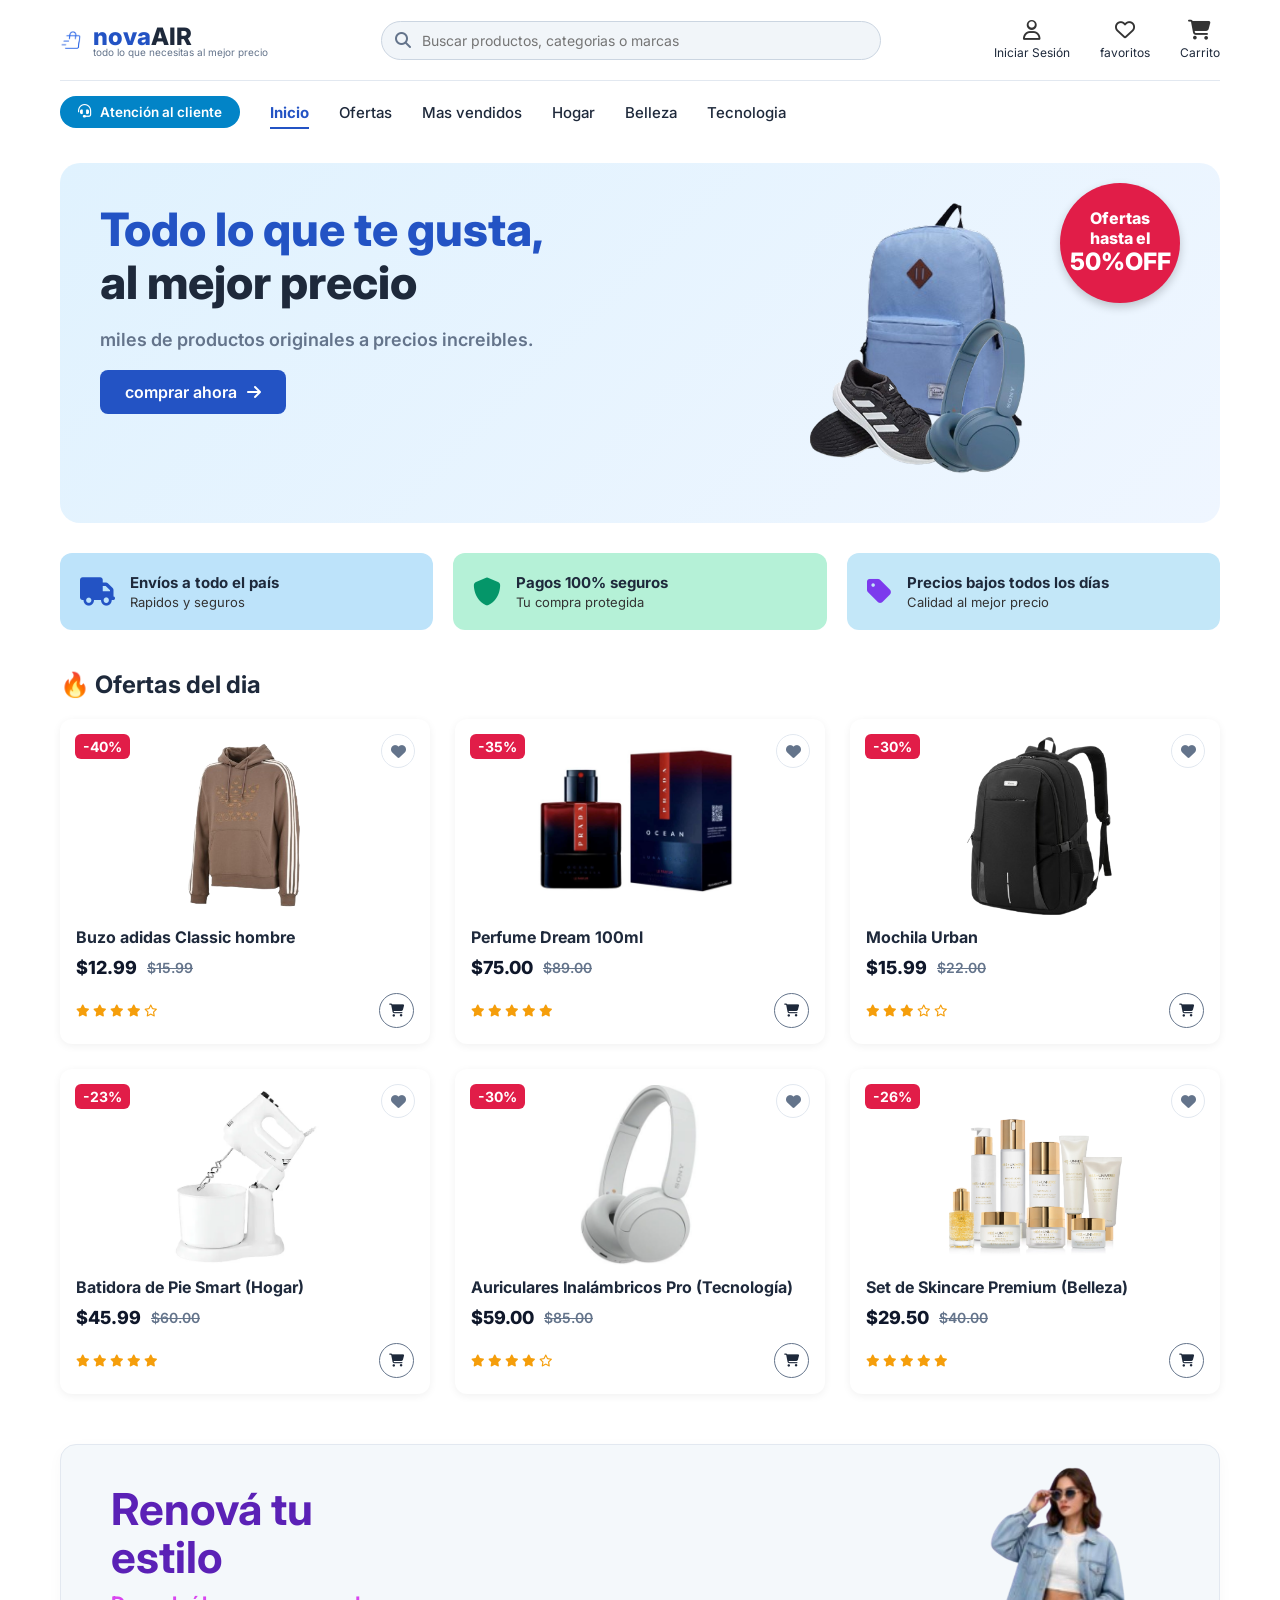
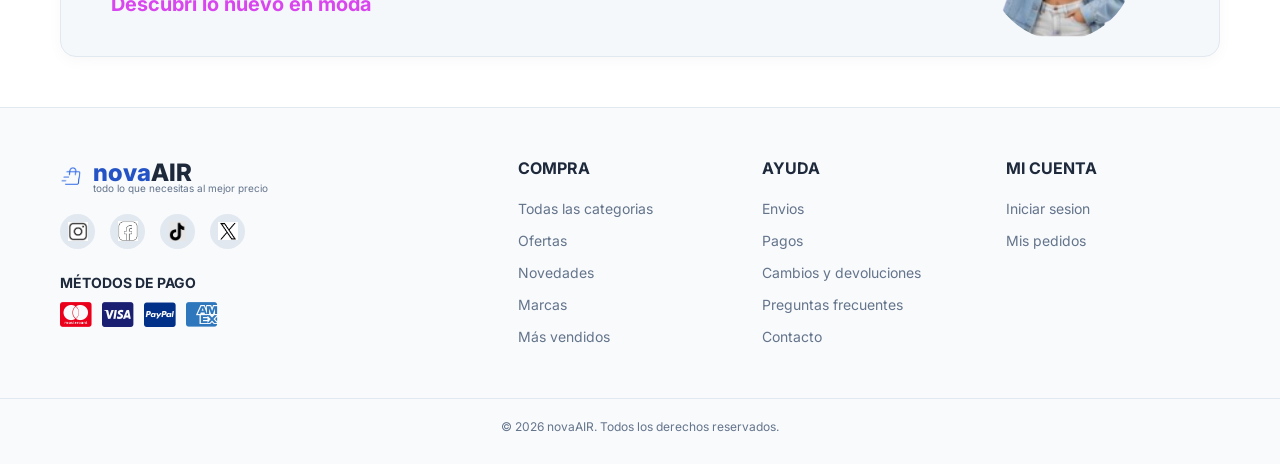
<file: index.html>
<!DOCTYPE html>
<html lang="es">
<head>
    <meta charset="UTF-8">
    <meta name="viewport" content="width=device-width, initial-scale=1.0">
    <title>novaAIR - Tienda Online</title>
    <link href="https://fonts.googleapis.com/css2?family=Inter:wght@400;500;600;700;800&display=swap" rel="stylesheet">
    <!-- Iconos de FontAwesome -->
    <link rel="stylesheet" href="https://cdnjs.cloudflare.com/ajax/libs/font-awesome/6.5.2/css/all.min.css">
    <link rel="stylesheet" href="Css/style.css">
    <link rel="stylesheet" href="Css/buscador.css">
</head>
<body>

    <div class="container">
        <header class="top-header">
            <a href="index.html" class="logo" style="text-decoration:none;">
                <img src="./Assets/Logo%20nova%20air.png" alt="Icono novaAIR" style="height: 24px;">
                <div>
                    <h1>nova<span>AIR</span></h1>
                    <p>todo lo que necesitas al mejor precio</p>
                </div>
            </a>

            <div class="search-bar">
                <i class="fa-solid fa-magnifying-glass"></i>
                <input type="text" placeholder="Buscar productos, categorias o marcas">
            </div>

            <div class="user-actions">
                <button class="action-item" id="btnLogin" onclick="onUserIconClick()">
                    <i class="fa-regular fa-user"></i>
                    <span id="userLabel">Iniciar Sesión</span>
                </button>
                <button class="action-item" onclick="abrirFavoritos()">
                    <i class="fa-regular fa-heart"></i>
                    <span>favoritos</span>
                    <span class="badge-count" id="favBadge" style="display:none;">0</span>
                </button>
                <button class="action-item" onclick="abrirCarrito()">
                    <i class="fa-solid fa-cart-shopping"></i>
                    <span>Carrito</span>
                    <span class="badge-count" id="cartBadge" style="display:none;">0</span>
                </button>
            </div>
        </header>

        <!-- BARRA DE NAVEGACIÓN -->
        <nav class="navbar">
            <button class="btn-support" onclick="openSupportModal()">
                <i class="fa-solid fa-headset"></i> Atención al cliente
            </button>
            <ul class="nav-links">
                <li><a href="index.html">Inicio</a></li>
                <li><a href="ofertas.html">Ofertas</a></li>
                <li><a href="mas-vendidos.html">Mas vendidos</a></li>
                <li><a href="hogar.html">Hogar</a></li>
                <li><a href="belleza.html">Belleza</a></li>
                <li><a href="tecnologia.html">Tecnologia</a></li>
            </ul>
        </nav>

        <main>
            <section class="hero">
                <div class="hero-content">
                    <h2>Todo lo que te gusta,<br><span>al mejor precio</span></h2>
                    <p>miles de productos originales a precios increibles.</p>
                    <button class="btn-primary" onclick="document.getElementById('ofertas').scrollIntoView({behavior:'smooth'})">
                        comprar ahora <i class="fa-solid fa-arrow-right"></i>
                    </button>
                </div>

                <div class="hero-image-placeholder" style="background-image: url('Assets/banner\ 1.png');"></div>

                <div class="hero-badge">
                    Ofertas<br>hasta el<br><span>50%OFF</span>
                </div>
            </section>

            <section class="benefits-banner">
                <button class="benefit-card blue" onclick="mostrarInfo('fa-solid fa-truck', 'Envíos a todo el país', '¡Recibe tus productos en la puerta de tu casa en menos de 24/48 horas para que disfrutes tu compra cuanto antes!')">
                    <div class="benefit-icon"><i class="fa-solid fa-truck"></i></div>
                    <div class="benefit-text">
                        <h4>Envíos a todo el país</h4>
                        <p>Rapidos y seguros</p>
                    </div>
                </button>

                <button class="benefit-card green" onclick="mostrarInfo('fa-solid fa-shield', 'Pagos 100% seguros', 'Utilizamos tecnología de encriptación avanzada. Tus datos y tu dinero están totalmente protegidos en cada transacción.')">
                    <div class="benefit-icon"><i class="fa-solid fa-shield"></i></div>
                    <div class="benefit-text">
                        <h4>Pagos 100% seguros</h4>
                        <p>Tu compra protegida</p>
                    </div>
                </button>

                <button class="benefit-card light" onclick="mostrarInfo('fa-solid fa-tag', 'Precios bajos todos los días', '¿No era lo que esperabas? Tienes 30 días para devolver o cambiar tu producto sin ningún costo adicional ni papeleos.')">
                    <div class="benefit-icon"><i class="fa-solid fa-tag"></i></div>
                    <div class="benefit-text">
                        <h4>Precios bajos todos los días</h4>
                        <p>Calidad al mejor precio</p>
                    </div>
                </button>
            </section>

            <h3 class="section-title" id="ofertas">🔥 Ofertas del dia</h3>
            <section class="products-grid" id="productsGrid">
            </section>

            <section class="promo-banner">
                <div class="promo-text">
                    <h3>Renová tu<br>estilo</h3>
                    <p>Descubrí lo nuevo en moda</p>
                </div>
                <img src="./Assets/chica%20banner%202.png" alt="Moda" class="promo-image" style="object-fit: cover; border-radius: 50%;">
            </section>
        </main>
    </div>

    <footer class="footer">
        <div class="container footer-content">
            <div class="footer-col">
                <div class="logo">
                    <img src="./Assets/Logo%20nova%20air.png" alt="Icono novaAIR" style="height: 24px;">
                    <div>
                        <h1>nova<span>AIR</span></h1>
                        <p>todo lo que necesitas al mejor precio</p>
                    </div>
                </div>
                <div class="social-icons">
                    <a href="https://www.instagram.com" class="icono-social" target="_blank" rel="noopener noreferrer" title="Instagram">
                        <img src="../Assets/instagram.png" alt="Instagram" style="width: 20px; height: 20px; object-fit: contain;">
                    </a>
                    <a href="https://www.facebook.com" class="icono-social" target="_blank" rel="noopener noreferrer" title="Facebook">
                        <img src="../Assets/facebook.png" alt="Facebook" style="width: 20px; height: 20px; object-fit: contain;">
                    </a>
                    <a href="https://www.tiktok.com" class="icono-social" target="_blank" rel="noopener noreferrer" title="TikTok">
                        <img src="../Assets/tiktok.png" alt="TikTok" style="width: 20px; height: 20px; object-fit: contain;">
                    </a>
                    <a href="https://www.x.com" class="icono-social" target="_blank" rel="noopener noreferrer" title="X (Twitter)">
                        <img src="../Assets/x.png" alt="X" style="width: 20px; height: 20px; object-fit: contain;">
                    </a>
                </div>
                <div class="payment-methods">
                    <h5>MÉTODOS DE PAGO</h5>
                    <div class="payment-icons">
                        <i class="fa-brands fa-cc-mastercard" style="color: #EB001B;"></i>
                        <i class="fa-brands fa-cc-visa" style="color: #1A1F71;"></i>
                        <i class="fa-brands fa-cc-paypal" style="color: #003087;"></i>
                        <i class="fa-brands fa-cc-amex" style="color: #2E77BC;"></i>
                    </div>
                </div>
            </div>

            <div class="footer-col">
                <h4>COMPRA</h4>
                <ul>
                    <li><button onclick="document.querySelector('.btn-categories').click()">Todas las categorias</button></li>
                    <li><a href="ofertas.html">Ofertas</a></li>
                    <li><button onclick="mostrarInfo('fa-solid fa-sparkles', 'Novedades', 'Todas las semanas sumamos productos nuevos a nuestro catálogo. ¡Volvé pronto para verlos primero!')">Novedades</button></li>
                    <li><button onclick="mostrarInfo('fa-solid fa-copyright', 'Marcas', 'Trabajamos únicamente con marcas originales y proveedores verificados para garantizar la calidad de cada producto.')">Marcas</button></li>
                    <li><a href="mas-vendidos.html">Más vendidos</a></li>
                </ul>
            </div>

            <div class="footer-col">
                <h4>AYUDA</h4>
                <ul>
                    <li><button onclick="mostrarInfo('fa-solid fa-truck', 'Envíos', 'Realizamos envíos a todo el país en 24/48 horas. El costo de envío se calcula automáticamente al finalizar tu compra según tu ubicación.')">Envios</button></li>
                    <li><button onclick="mostrarInfo('fa-solid fa-credit-card', 'Pagos', 'Aceptamos tarjetas de crédito, débito y pagos contra entrega. Todas las transacciones están protegidas con encriptación de extremo a extremo.')">Pagos</button></li>
                    <li><button onclick="mostrarInfo('fa-solid fa-rotate-left', 'Cambios y devoluciones', 'Tienes 30 días desde la recepción de tu pedido para solicitar un cambio o devolución sin costo adicional.')">Cambios y devoluciones</button></li>
                    <li><button onclick="mostrarInfo('fa-solid fa-circle-question', 'Preguntas frecuentes', '¿Tienes dudas sobre tu pedido, pagos o envíos? Visita nuestro centro de ayuda o escríbenos y te responderemos en menos de 24 horas.')">Preguntas frecuentes</button></li>
                    <li><button onclick="openSupportModal()">Contacto</button></li>
                </ul>
            </div>

            <div class="footer-col">
                <h4>MI CUENTA</h4>
                <ul>
                    <li><button onclick="onUserIconClick()" id="footerLoginBtn">Iniciar sesion</button></li>
                    <li><button onclick="verPedidos()">Mis pedidos</button></li>
                </ul>
            </div>
        </div>
        <div class="footer-bottom">
            © 2026 novaAIR. Todos los derechos reservados.
        </div>
    </footer>

    <div id="infoModal" class="modal-overlay">
        <div class="modal-box">
            <span class="modal-close-btn" onclick="cerrarModal('infoModal')">&times;</span>
            <i id="infoModalIcon" class="modal-icon-top fa-solid fa-circle-info"></i>
            <h3 id="infoModalTitle" class="modal-title">Información</h3>
            <p id="infoModalText">Este es un mensaje de prueba.</p>
            <button class="modal-btn" onclick="cerrarModal('infoModal')">Aceptar</button>
        </div>
    </div>

    <div id="loginModal" class="modal-overlay">
        <div class="modal-box">
            <span class="modal-close-btn" onclick="cerrarModal('loginModal')">&times;</span>
            <i class="fa-regular fa-circle-user modal-icon-top"></i>
            <h3 class="modal-title" id="loginModalTitle">Iniciar sesión</h3>

            <div id="loginFields">
                <div class="form-group" id="nameFieldGroup" style="display:none;">
                    <label>Nombre</label>
                    <input type="text" id="regName" placeholder="Tu nombre">
                </div>
                <div class="form-group">
                    <label>Correo electrónico</label>
                    <input type="email" id="loginEmail" placeholder="tucorreo@ejemplo.com">
                </div>
                <div class="form-group">
                    <label>Contraseña</label>
                    <input type="password" id="loginPassword" placeholder="••••••••">
                </div>
                <p class="form-error" id="loginError">Completa todos los campos para continuar.</p>
                <button class="modal-btn" id="loginSubmitBtn" onclick="procesarLogin()">Iniciar sesión</button>
            </div>

            <p class="form-switch">
                <span id="switchLoginText">¿No tienes cuenta? <a onclick="cambiarModoLogin(true)">Regístrate</a></span>
                <span id="switchRegisterText" style="display:none;">¿Ya tienes cuenta? <a onclick="cambiarModoLogin(false)">Inicia sesión</a></span>
            </p>
        </div>
    </div>

    <div id="accountModal" class="modal-overlay">
        <div class="modal-box">
            <span class="modal-close-btn" onclick="cerrarModal('accountModal')">&times;</span>
            <i class="fa-regular fa-circle-user modal-icon-top"></i>
            <h3 class="modal-title">¡Hola, <span id="accountUserName">Usuario</span>!</h3>
            <p>Sesión iniciada correctamente. Desde aquí puedes revisar tus pedidos o cerrar tu sesión.</p>
            <button class="modal-btn" onclick="cerrarModal('accountModal'); verPedidos();">Ver mis pedidos</button>
            <button class="modal-btn secondary" onclick="cerrarSesion()">Cerrar sesión</button>
        </div>
    </div>

    <div id="favModal" class="modal-overlay">
        <div class="modal-box modal-wide">
            <span class="modal-close-btn" onclick="cerrarModal('favModal')">&times;</span>
            <h3 class="modal-title" style="text-align:center; margin-bottom: 10px;"><i class="fa-solid fa-heart" style="color:var(--danger-red);"></i> Tus favoritos</h3>
            <div id="favList"></div>
        </div>
    </div>

    <div id="cartModal" class="modal-overlay">
        <div class="modal-box modal-wide">
            <span class="modal-close-btn" onclick="cerrarModal('cartModal')">&times;</span>
            <h3 class="modal-title" style="text-align:center; margin-bottom: 10px;"><i class="fa-solid fa-cart-shopping"></i> Tu carrito</h3>
            <div id="cartList"></div>
            <div id="cartTotalWrap" style="display:none;">
                <div class="cart-total-row">
                    <span>Total</span>
                    <span id="cartTotalValue">$0.00</span>
                </div>
                <button class="modal-btn" onclick="irACheckout()">Finalizar compra</button>
            </div>
        </div>
    </div>

    <div id="checkoutModal" class="modal-overlay">
        <div class="modal-box">
            <span class="modal-close-btn" onclick="cerrarModal('checkoutModal')">&times;</span>
            <i class="fa-solid fa-box-open modal-icon-top"></i>
            <h3 class="modal-title">Confirmar pedido</h3>
            <p>Estás a punto de comprar <strong id="checkoutCount">0</strong> producto(s) por un total de <strong id="checkoutTotal">$0.00</strong>. Se simulará el pago con tu método guardado.</p>
            <button class="modal-btn" onclick="confirmarCompra()">Confirmar y pagar</button>
            <button class="modal-btn secondary" onclick="cerrarModal('checkoutModal')">Cancelar</button>
        </div>
    </div>

    <div id="successModal" class="modal-overlay">
        <div class="modal-box">
            <span class="modal-close-btn" onclick="cerrarModal('successModal')">&times;</span>
            <div class="order-success-icon"><i class="fa-solid fa-check"></i></div>
            <h3 class="modal-title">¡Compra realizada!</h3>
            <p>Gracias por tu compra. Te enviamos la confirmación a tu correo y comenzaremos a preparar tu pedido.</p>
            <div class="order-number" id="orderNumberText">Pedido #000000</div>
            <button class="modal-btn" onclick="cerrarModal('successModal')">Seguir comprando</button>
        </div>
    </div>

    <div id="ordersModal" class="modal-overlay">
        <div class="modal-box modal-wide">
            <span class="modal-close-btn" onclick="cerrarModal('ordersModal')">&times;</span>
            <h3 class="modal-title" style="text-align:center; margin-bottom: 10px;"><i class="fa-solid fa-receipt"></i> Mis pedidos</h3>
            <div id="ordersList"></div>
        </div>
    </div>

    <!-- MODAL ATENCIÓN AL CLIENTE -->
    <div id="supportModal" class="support-modal">
        <div class="support-modal-content">
            <button class="support-close-btn" onclick="closeSupportModal()">&times;</button>
            
            <div class="support-header">
                <i class="fa-solid fa-headset"></i>
                <h2>¡Estamos para ayudarte!</h2>
                <p>En <strong>novaAIR</strong> tu opinión y satisfacción son nuestra prioridad. Cuéntanos qué necesitas:</p>
            </div>

            <div class="support-options">
                <button class="support-tab active" onclick="switchSupportTab('opinion')">
                    <i class="fa-solid fa-star"></i> Opinión
                </button>
                <button class="support-tab" onclick="switchSupportTab('queja')">
                    <i class="fa-solid fa-circle-exclamation"></i> Queja o Reclamo
                </button>
                <button class="support-tab" onclick="switchSupportTab('contacto')">
                    <i class="fa-solid fa-comments"></i> Contacto
                </button>
            </div>

            <div class="support-body">
                <!-- Formulario de Opinión -->
                <form id="supportFormOpinion" class="support-form active" onsubmit="handleSupportSubmit(event, '¡Gracias por tus comentarios! Nos ayudan a mejorar cada día.')">
                    <label>¿Cómo evaluarías tu experiencia?</label>
                    <div class="star-rating">
                        <i class="fa-solid fa-star active" onclick="setRating(1)"></i>
                        <i class="fa-solid fa-star active" onclick="setRating(2)"></i>
                        <i class="fa-solid fa-star active" onclick="setRating(3)"></i>
                        <i class="fa-solid fa-star active" onclick="setRating(4)"></i>
                        <i class="fa-solid fa-star active" onclick="setRating(5)"></i>
                    </div>
                    <input type="text" placeholder="Tu nombre (opcional)">
                    <textarea placeholder="Déjanos tus comentarios o sugerencias..." required></textarea>
                    <button type="submit" class="btn-submit-support">Enviar Opinión</button>
                </form>

                <!-- Formulario de Queja -->
                <form id="supportFormQueja" class="support-form" onsubmit="handleSupportSubmit(event, 'Hemos recibido tu reporte. Nuestro equipo te contactará muy pronto.')">
                    <input type="email" placeholder="Tu correo electrónico para darte respuesta" required>
                    <input type="text" placeholder="Asunto de la queja (ej. Producto dañado, demora)" required>
                    <textarea placeholder="Describe lo sucedido con el mayor detalle posible..." required></textarea>
                    <button type="submit" class="btn-submit-support alert-btn">Enviar Reporte</button>
                </form>

                <!-- Sección de Contacto -->
                <div id="supportContact" class="support-form">
                    <div class="contact-info-card">
                        <i class="fa-brands fa-whatsapp"></i>
                        <div>
                            <h4>Atención Inmediata</h4>
                            <p>Escríbenos directamente a nuestro WhatsApp oficial de soporte.</p>
                        </div>
                    </div>
                    <div class="contact-info-card">
                        <i class="fa-solid fa-envelope"></i>
                        <div>
                            <h4>Correo de Soporte</h4>
                            <p>soporte@novaair.com (Respuesta en menos de 24h)</p>
                        </div>
                    </div>
                </div>
            </div>
        </div>
    </div>

    <div id="toast"><i class="fa-solid fa-circle-check"></i><span id="toastText">Listo</span></div>

    <script src="JS/main.js"></script>
    <script src="js/buscador.js"></script>

    <!-- SCRIPT PRINCIPAL DE LA TIENDA Y MODAL DE SOPORTE -->
    <script>
        /* =====================================================
           ESTADO DE LA APLICACIÓN (en memoria, se reinicia al recargar)
           ===================================================== */
        const state = {
            user: null,              // { name, email }
            favorites: new Set(),    // ids de productos favoritos
            cart: {},                // { id: cantidad }
            orders: [],              // pedidos simulados
            registeredUser: null,    // { name, email, password } — cuenta "registrada" en esta sesión
            loginMode: 'login'       // 'login' | 'register'
        };

        /* Catálogo de productos */
        const products = [
            {
                id: 'p1',
                title: 'Buzo adidas Classic hombre',
                image: './Assets/sueter%20banner%202.png',
                priceCurrent: 12.99,
                priceOld: 15.99,
                discount: '-40%',
                stars: 4
            },
            {
                id: 'p2',
                title: 'Perfume Dream 100ml',
                image: "./Assets/Perfume%20Ocean%20100ml.png",
                priceCurrent: 75.00,
                priceOld: 89.00,
                discount: '-35%',
                stars: 5
            },
            {
                id: 'p3',
                title: 'Mochila Urban',
                image: "./Assets/mochila%20negra%20producto.png",
                priceCurrent: 15.99,
                priceOld: 22.00,
                discount: '-30%',
                stars: 3
            },
            {
                id: 'p4',
                title: 'Batidora de Pie Smart (Hogar)',
                image: "./Assets/Batidora%20Smart%20.png",
                priceCurrent: 45.99,
                priceOld: 60.00,
                discount: '-23%',
                stars: 5
            },
            {
                id: 'p5',
                title: 'Auriculares Inalámbricos Pro (Tecnología)',
                image: "./Assets/Auriculares%20inal%C3%A1mbricos%20sony.png",
                priceCurrent: 59.00,
                priceOld: 85.00,
                discount: '-30%',
                stars: 4
            },
            {
                id: 'p6',
                title: 'Set de Skincare Premium (Belleza)',
                image: "./Assets/Set%20de%20belleza.png",
                priceCurrent: 29.50,
                priceOld: 40.00,
                discount: '-26%',
                stars: 5
            }
        ];

        /* =====================================================
           RENDER DE PRODUCTOS
           ===================================================== */
        function renderStars(count) {
            let html = '';
            for (let i = 0; i < 5; i++) {
                html += i < count ? '<i class="fa-solid fa-star"></i>' : '<i class="fa-regular fa-star"></i>';
            }
            return html;
        }

        function renderProducts() {
            const grid = document.getElementById('productsGrid');
            if(!grid) return;
            grid.innerHTML = products.map(p => `
                <article class="product-card">
                    <div class="discount-badge">${p.discount}</div>
                    <button class="favorite-toggle ${state.favorites.has(p.id) ? 'active' : ''}" id="fav-${p.id}" onclick="toggleFavorite('${p.id}')" title="Agregar a favoritos">
                        <i class="fa-solid fa-heart"></i>
                    </button>
                    <img src="${p.image}" alt="${p.title}" class="product-image">
                    <h4 class="product-title">${p.title}</h4>
                    <div class="product-prices">
                        <span class="price-current">$${p.priceCurrent.toFixed(2)}</span>
                        <span class="price-old">$${p.priceOld.toFixed(2)}</span>
                    </div>
                    <div class="product-footer">
                        <div class="stars">${renderStars(p.stars)}</div>
                        <button class="btn-cart" id="cartbtn-${p.id}" onclick="addToCart('${p.id}')" title="Agregar al carrito">
                            <i class="fa-solid fa-cart-shopping"></i>
                        </button>
                    </div>
                </article>
            `).join('');
        }

        /* =====================================================
           UTILIDADES: MODALES Y TOAST
           ===================================================== */
        function abrirModal(id) {
            document.getElementById(id).classList.add('active');
        }
        function cerrarModal(id) {
            document.getElementById(id).classList.remove('active');
        }
        function mostrarInfo(icono, titulo, texto) {
            document.getElementById('infoModalIcon').className = 'modal-icon-top ' + icono;
            document.getElementById('infoModalTitle').textContent = titulo;
            document.getElementById('infoModalText').textContent = texto;
            abrirModal('infoModal');
        }
        let toastTimer = null;
        function mostrarToast(texto) {
            const toast = document.getElementById('toast');
            document.getElementById('toastText').textContent = texto;
            toast.classList.add('show');
            clearTimeout(toastTimer);
            toastTimer = setTimeout(() => toast.classList.remove('show'), 2200);
        }

        document.querySelectorAll('.modal-overlay').forEach(overlay => {
            overlay.addEventListener('click', (e) => {
                if (e.target === overlay) overlay.classList.remove('active');
            });
        });

        /* =====================================================
           LOGIN / SESIÓN
           ===================================================== */
        function onUserIconClick() {
            if (state.user) {
                document.getElementById('accountUserName').textContent = state.user.name;
                abrirModal('accountModal');
            } else {
                cambiarModoLogin(false);
                abrirModal('loginModal');
            }
        }

        function cambiarModoLogin(esRegistro) {
            state.loginMode = esRegistro ? 'register' : 'login';
            document.getElementById('nameFieldGroup').style.display = esRegistro ? 'block' : 'none';
            document.getElementById('loginModalTitle').textContent = esRegistro ? 'Crear cuenta' : 'Iniciar sesión';
            document.getElementById('loginSubmitBtn').textContent = esRegistro ? 'Crear cuenta' : 'Iniciar sesión';
            document.getElementById('switchLoginText').style.display = esRegistro ? 'none' : 'inline';
            document.getElementById('switchRegisterText').style.display = esRegistro ? 'inline' : 'none';
            document.getElementById('loginError').style.display = 'none';
        }

        function procesarLogin() {
            const email = document.getElementById('loginEmail').value.trim();
            const password = document.getElementById('loginPassword').value.trim();
            const errorEl = document.getElementById('loginError');

            if (state.loginMode === 'register') {
                const name = document.getElementById('regName').value.trim();
                if (!name || !email || !password) {
                    errorEl.textContent = 'Completa todos los campos para continuar.';
                    errorEl.style.display = 'block';
                    return;
                }
                state.registeredUser = { name, email, password };
                state.user = { name, email };
                mostrarToast('Cuenta creada. ¡Bienvenido/a, ' + name + '!');
            } else {
                if (!email || !password) {
                    errorEl.textContent = 'Ingresa tu correo y contraseña.';
                    errorEl.style.display = 'block';
                    return;
                }
                if (state.registeredUser && state.registeredUser.email === email && state.registeredUser.password !== password) {
                    errorEl.textContent = 'Contraseña incorrecta. Intenta de nuevo.';
                    errorEl.style.display = 'block';
                    return;
                }
                const name = (state.registeredUser && state.registeredUser.email === email)
                    ? state.registeredUser.name
                    : email.split('@')[0];
                state.user = { name, email };
                mostrarToast('¡Bienvenido/a de nuevo, ' + name + '!');
            }

            errorEl.style.display = 'none';
            document.getElementById('loginEmail').value = '';
            document.getElementById('loginPassword').value = '';
            document.getElementById('regName').value = '';
            actualizarUI();
            cerrarModal('loginModal');
        }

        function cerrarSesion() {
            state.user = null;
            cerrarModal('accountModal');
            actualizarUI();
            mostrarToast('Sesión cerrada correctamente.');
        }

        function actualizarUI() {
            const label = document.getElementById('userLabel');
            const footerBtn = document.getElementById('footerLoginBtn');
            if (state.user) {
                label.textContent = state.user.name.split(' ')[0];
                footerBtn.textContent = 'Mi cuenta (' + state.user.name.split(' ')[0] + ')';
            } else {
                label.textContent = 'Iniciar Sesión';
                footerBtn.textContent = 'Iniciar sesion';
            }
        }

        /* =====================================================
           FAVORITOS
           ===================================================== */
        function toggleFavorite(id) {
            const btn = document.getElementById('fav-' + id);
            if (state.favorites.has(id)) {
                state.favorites.delete(id);
                btn.classList.remove('active');
                mostrarToast('Eliminado de favoritos.');
            } else {
                state.favorites.add(id);
                btn.classList.add('active');
                mostrarToast('Agregado a favoritos.');
            }
            actualizarBadges();
        }

        function abrirFavoritos() {
            const list = document.getElementById('favList');
            const favProducts = products.filter(p => state.favorites.has(p.id));

            if (favProducts.length === 0) {
                list.innerHTML = `
                    <div class="list-empty">
                        <i class="fa-regular fa-heart"></i>
                        Todavía no agregaste productos a tus favoritos.
                    </div>`;
            } else {
                list.innerHTML = favProducts.map(p => `
                    <div class="mini-item">
                        <div class="mini-item-icon"><img src="${p.image}" alt="${p.title}" style="width:100%;height:100%;object-fit:contain;border-radius:10px;"></div>
                        <div class="mini-item-info">
                            <h5>${p.title}</h5>
                            <p>$${p.priceCurrent.toFixed(2)}</p>
                        </div>
                        <div class="mini-item-actions">
                            <button class="qty-btn" title="Agregar al carrito" onclick="addToCart('${p.id}')"><i class="fa-solid fa-cart-plus"></i></button>
                            <button class="remove-btn" title="Quitar de favoritos" onclick="toggleFavorite('${p.id}'); abrirFavoritos();"><i class="fa-solid fa-trash"></i></button>
                        </div>
                    </div>
                `).join('');
            }
            abrirModal('favModal');
        }

        /* =====================================================
           CARRITO
           ===================================================== */
        function addToCart(id) {
            state.cart[id] = (state.cart[id] || 0) + 1;
            actualizarBadges();

            const btn = document.getElementById('cartbtn-' + id);
            if (btn) {
                btn.classList.add('added');
                btn.innerHTML = '<i class="fa-solid fa-check"></i>';
                setTimeout(() => {
                    btn.classList.remove('added');
                    btn.innerHTML = '<i class="fa-solid fa-cart-shopping"></i>';
                }, 900);
            }
            const product = products.find(p => p.id === id);
            mostrarToast('"' + product.title + '" agregado al carrito.');
        }

        function cambiarCantidad(id, delta) {
            if (!state.cart[id]) return;
            state.cart[id] += delta;
            if (state.cart[id] <= 0) delete state.cart[id];
            actualizarBadges();
            abrirCarrito();
        }

        function quitarDelCarrito(id) {
            delete state.cart[id];
            actualizarBadges();
            abrirCarrito();
        }

        function calcularTotalCarrito() {
            return Object.entries(state.cart).reduce((total, [id, qty]) => {
                const product = products.find(p => p.id === id);
                return total + (product ? product.priceCurrent * qty : 0);
            }, 0);
        }

        function abrirCarrito() {
            const list = document.getElementById('cartList');
            const totalWrap = document.getElementById('cartTotalWrap');
            const entries = Object.entries(state.cart);

            if (entries.length === 0) {
                list.innerHTML = `
                    <div class="list-empty">
                        <i class="fa-solid fa-cart-shopping"></i>
                        Tu carrito está vacío. ¡Agrega productos para comenzar!
                    </div>`;
                totalWrap.style.display = 'none';
            } else {
                list.innerHTML = entries.map(([id, qty]) => {
                    const p = products.find(prod => prod.id === id);
                    return `
                    <div class="mini-item">
                        <div class="mini-item-icon"><img src="${p.image}" alt="${p.title}" style="width:100%;height:100%;object-fit:contain;border-radius:10px;"></div>
                        <div class="mini-item-info">
                            <h5>${p.title}</h5>
                            <p>$${p.priceCurrent.toFixed(2)} c/u</p>
                        </div>
                        <div class="mini-item-actions">
                            <button class="qty-btn" onclick="cambiarCantidad('${id}', -1)">−</button>
                            <span class="qty-value">${qty}</span>
                            <button class="qty-btn" onclick="cambiarCantidad('${id}', 1)">+</button>
                            <button class="remove-btn" onclick="quitarDelCarrito('${id}')"><i class="fa-solid fa-trash"></i></button>
                        </div>
                    </div>`;
                }).join('');
                document.getElementById('cartTotalValue').textContent = '$' + calcularTotalCarrito().toFixed(2);
                totalWrap.style.display = 'block';
            }
            abrirModal('cartModal');
        }

        function actualizarBadges() {
            const favCount = state.favorites.size;
            const favBadge = document.getElementById('favBadge');
            favBadge.textContent = favCount;
            favBadge.style.display = favCount > 0 ? 'flex' : 'none';

            const cartCount = Object.values(state.cart).reduce((a, b) => a + b, 0);
            const cartBadge = document.getElementById('cartBadge');
            cartBadge.textContent = cartCount;
            cartBadge.style.display = cartCount > 0 ? 'flex' : 'none';
        }

        /* =====================================================
           CHECKOUT Y PEDIDOS
           ===================================================== */
        function irACheckout() {
            const entries = Object.entries(state.cart);
            if (entries.length === 0) return;

            if (!state.user) {
                cerrarModal('cartModal');
                mostrarToast('Inicia sesión para finalizar tu compra.');
                cambiarModoLogin(false);
                abrirModal('loginModal');
                return;
            }

            const count = entries.reduce((a, [, qty]) => a + qty, 0);
            document.getElementById('checkoutCount').textContent = count;
            document.getElementById('checkoutTotal').textContent = '$' + calcularTotalCarrito().toFixed(2);
            cerrarModal('cartModal');
            abrirModal('checkoutModal');
        }

        function confirmarCompra() {
            const total = calcularTotalCarrito();
            const orderId = Math.floor(100000 + Math.random() * 900000);
            const items = Object.entries(state.cart).map(([id, qty]) => {
                const p = products.find(prod => prod.id === id);
                return { title: p.title, qty, price: p.priceCurrent };
            });

            state.orders.unshift({
                id: orderId,
                date: new Date().toLocaleDateString('es-ES', { day: '2-digit', month: 'short', year: 'numeric' }),
                total,
                items,
                status: 'Confirmado'
            });

            state.cart = {};
            actualizarBadges();

            cerrarModal('checkoutModal');
            document.getElementById('orderNumberText').textContent = 'Pedido #' + orderId;
            abrirModal('successModal');
        }

        function verPedidos() {
            if (!state.user) {
                mostrarToast('Inicia sesión para ver tus pedidos.');
                cambiarModoLogin(false);
                abrirModal('loginModal');
                return;
            }
            const list = document.getElementById('ordersList');
            if (state.orders.length === 0) {
                list.innerHTML = `
                    <div class="list-empty">
                        <i class="fa-solid fa-receipt"></i>
                        Todavía no tienes pedidos. ¡Explora nuestras ofertas!
                    </div>`;
            } else {
                list.innerHTML = state.orders.map(order => `
                    <div class="mini-item" style="align-items:flex-start;">
                        <div class="mini-item-icon"><i class="fa-solid fa-box"></i></div>
                        <div class="mini-item-info">
                            <h5>Pedido #${order.id} · ${order.status}</h5>
                            <p>${order.date} · ${order.items.reduce((a, it) => a + it.qty, 0)} producto(s)</p>
                            <p style="color: var(--text-dark); font-weight:700; margin-top:4px;">$${order.total.toFixed(2)}</p>
                        </div>
                    </div>
                `).join('');
            }
            abrirModal('ordersModal');
        }

        /* =====================================================
           LÓGICA DE ATENCIÓN AL CLIENTE
           ===================================================== */
        function openSupportModal() {
            document.getElementById('supportModal').classList.add('active');
        }

        function closeSupportModal() {
            document.getElementById('supportModal').classList.remove('active');
        }

        function switchSupportTab(tab) {
            document.querySelectorAll('.support-tab').forEach(b => b.classList.remove('active'));
            document.querySelectorAll('.support-form').forEach(f => f.classList.remove('active'));

            if (tab === 'opinion') {
                document.querySelectorAll('.support-tab')[0].classList.add('active');
                document.getElementById('supportFormOpinion').classList.add('active');
            } else if (tab === 'queja') {
                document.querySelectorAll('.support-tab')[1].classList.add('active');
                document.getElementById('supportFormQueja').classList.add('active');
            } else if (tab === 'contacto') {
                document.querySelectorAll('.support-tab')[2].classList.add('active');
                document.getElementById('supportContact').classList.add('active');
            }
        }

        function setRating(stars) {
            const icons = document.querySelectorAll('.star-rating i');
            icons.forEach((icon, index) => {
                if (index < stars) {
                    icon.classList.add('active');
                } else {
                    icon.classList.remove('active');
                }
            });
        }

        function handleSupportSubmit(e, message) {
            e.preventDefault();
            closeSupportModal();
            mostrarToast(message);
        }

        /* INICIALIZACIÓN */
        renderProducts();
        actualizarUI();
        actualizarBadges();
    </script>
</body>
</html>
</file>
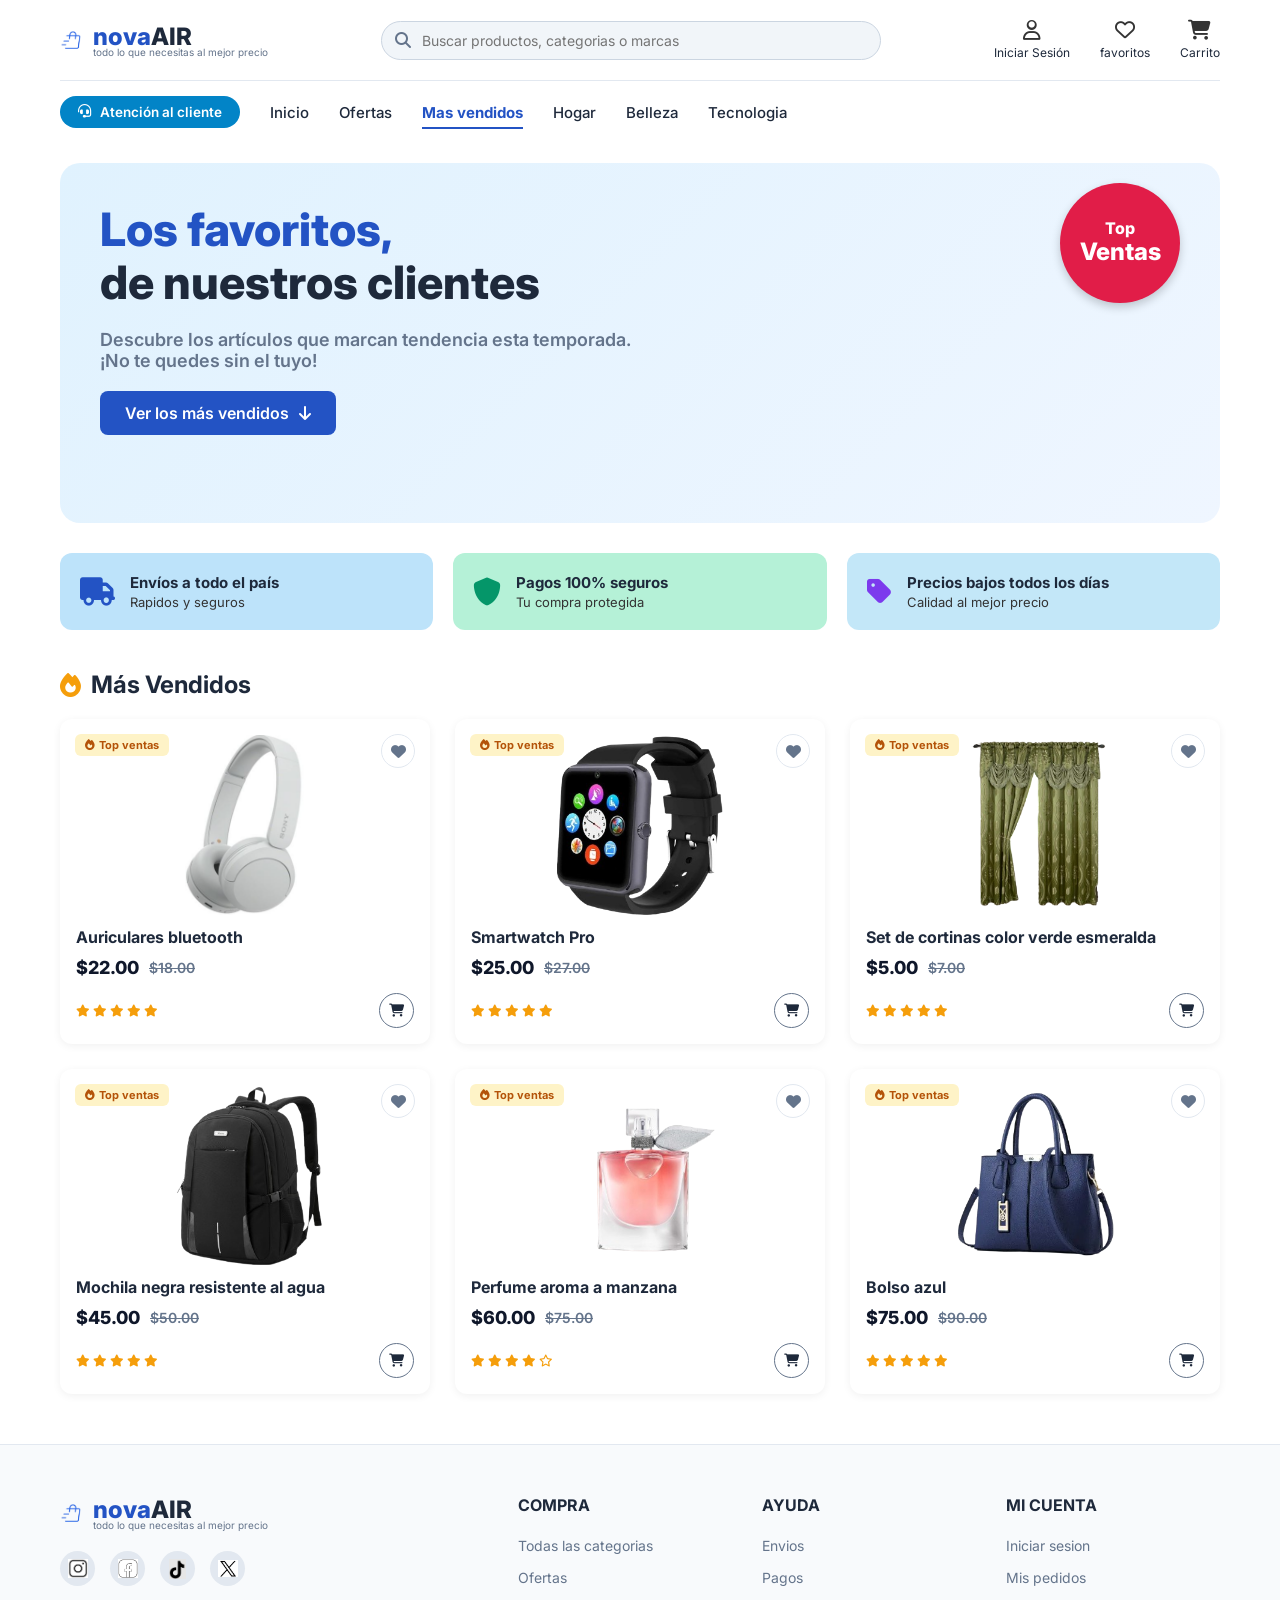
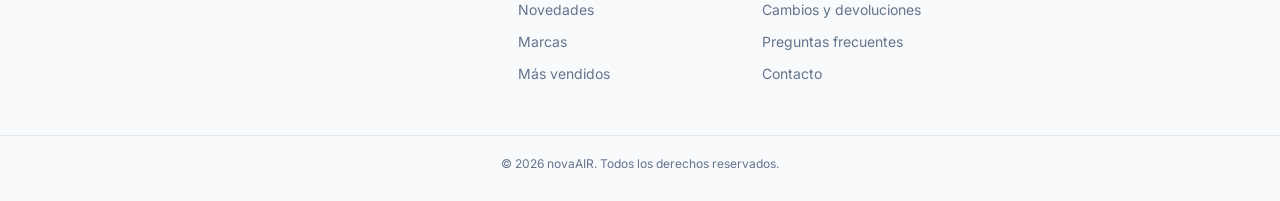
<file: mas-vendidos.html>
<!DOCTYPE html>
<html lang="es">
<head>
    <meta charset="UTF-8">
    <meta name="viewport" content="width=device-width, initial-scale=1.0">
    <title>novaAIR - Más Vendidos</title>
    <!-- Fuente de Google Fonts -->
    <link href="https://fonts.googleapis.com/css2?family=Inter:wght@400;500;600;700;800&display=swap" rel="stylesheet">
    <!-- Iconos de FontAwesome (Versión actualizada) -->
    <link rel="stylesheet" href="https://cdnjs.cloudflare.com/ajax/libs/font-awesome/6.5.2/css/all.min.css">
    <link rel="stylesheet" href="Css/style.css">
    <link rel="stylesheet" href="Css/buscador.css">
</head>
<body>

    <div class="container">
        <!-- HEADER PRINCIPAL -->
        <header class="top-header">
            <a href="index.html" class="logo" style="text-decoration:none;">
                <img src="../Assets/Logo nova air.png" alt="Icono novaAIR" style="height: 24px;">
                <div>
                    <h1>nova<span>AIR</span></h1>
                    <p>todo lo que necesitas al mejor precio</p>
                </div>
            </a>

            <div class="search-bar">
                <i class="fa-solid fa-magnifying-glass"></i>
                <input type="text" placeholder="Buscar productos, categorias o marcas">
            </div>

            <div class="user-actions">
                <button class="action-item" id="btnLogin" onclick="onUserIconClick()">
                    <i class="fa-regular fa-user"></i>
                    <span id="userLabel">Iniciar Sesión</span>
                </button>
                <button class="action-item" onclick="abrirFavoritos()">
                    <i class="fa-regular fa-heart"></i>
                    <span>favoritos</span>
                    <span class="badge-count" id="favBadge" style="display:none;">0</span>
                </button>
                <button class="action-item" onclick="abrirCarrito()">
                    <i class="fa-solid fa-cart-shopping"></i>
                    <span>Carrito</span>
                    <span class="badge-count" id="cartBadge" style="display:none;">0</span>
                </button>
            </div>
        </header>

        <!-- BARRA DE NAVEGACIÓN CON BOTÓN DE ATENCIÓN AL CLIENTE -->
        <nav class="navbar">
            <button class="btn-support" onclick="openSupportModal()">
                <i class="fa-solid fa-headset"></i> Atención al cliente
            </button>
            <ul class="nav-links">
                <li><a href="index.html">Inicio</a></li>
                <li><a href="ofertas.html">Ofertas</a></li>
                <li><a href="mas-vendidos.html">Mas vendidos</a></li>
                <li><a href="hogar.html">Hogar</a></li>
                <li><a href="belleza.html">Belleza</a></li>
                <li><a href="tecnologia.html">Tecnologia</a></li>
            </ul>
        </nav>

        <main>
            <!-- SECCIÓN HERO (ADAPTADA A MÁS VENDIDOS) -->
            <section class="hero">
                <div class="hero-content">
                    <h2>Los favoritos,<br><span>de nuestros clientes</span></h2>
                    <p>Descubre los artículos que marcan tendencia esta temporada. ¡No te quedes sin el tuyo!</p>
                    <button class="btn-primary" onclick="document.getElementById('productos').scrollIntoView({behavior:'smooth'})">
                        Ver los más vendidos <i class="fa-solid fa-arrow-down"></i>
                    </button>
                </div>

                <div class="hero-image-placeholder"></div>

                <div class="hero-badge">
                    Top<br><span>Ventas</span>
                </div>
            </section>

            <!-- BANNERS DE BENEFICIOS -->
            <section class="benefits-banner">
                <button class="benefit-card blue" onclick="mostrarInfo('fa-solid fa-truck', 'Envíos a todo el país', '¡Recibe tus productos en la puerta de tu casa en menos de 24/48 horas para que disfrutes tu compra cuanto antes!')">
                    <div class="benefit-icon"><i class="fa-solid fa-truck"></i></div>
                    <div class="benefit-text">
                        <h4>Envíos a todo el país</h4>
                        <p>Rapidos y seguros</p>
                    </div>
                </button>

                <button class="benefit-card green" onclick="mostrarInfo('fa-solid fa-shield', 'Pagos 100% seguros', 'Utilizamos tecnología de encriptación avanzada. Tus datos y tu dinero están totalmente protegidos en cada transacción.')">
                    <div class="benefit-icon"><i class="fa-solid fa-shield"></i></div>
                    <div class="benefit-text">
                        <h4>Pagos 100% seguros</h4>
                        <p>Tu compra protegida</p>
                    </div>
                </button>

                <button class="benefit-card light" onclick="mostrarInfo('fa-solid fa-tag', 'Precios bajos todos los días', '¿No era lo que esperabas? Tienes 30 días para devolver o cambiar tu producto sin ningún costo adicional ni papeleos.')">
                    <div class="benefit-icon"><i class="fa-solid fa-tag"></i></div>
                    <div class="benefit-text">
                        <h4>Precios bajos todos los días</h4>
                        <p>Calidad al mejor precio</p>
                    </div>
                </button>
            </section>

            <!-- PRODUCTOS MÁS VENDIDOS -->
            <h3 class="section-title" id="productos">
                <i class="fa-solid fa-fire" style="color: #F59E0B;"></i> Más Vendidos
            </h3>
            <section class="products-grid" id="productGrid">
                <!-- Los productos se generan dinámicamente con JavaScript -->
            </section>
        </main>
    </div>

    <!-- FOOTER -->
    <footer class="footer">
        <div class="container footer-content">
            <div class="footer-col">
                <div class="logo">
                    <img src="../Assets/Logo nova air.png" alt="Icono novaAIR" style="height: 24px;">
                    <div>
                        <h1>nova<span>AIR</span></h1>
                        <p>todo lo que necesitas al mejor precio</p>
                    </div>
                </div>
               <div class="social-icons">
                    <a href="https://www.instagram.com" class="icono-social" target="_blank" rel="noopener noreferrer" title="Instagram">
                        <img src="../Assets/instagram.png" alt="Instagram" style="width: 20px; height: 20px; object-fit: contain;">
                    </a>
                    <a href="https://www.facebook.com" class="icono-social" target="_blank" rel="noopener noreferrer" title="Facebook">
                        <img src="../Assets/facebook.png" alt="Facebook" style="width: 20px; height: 20px; object-fit: contain;">
                    </a>
                    <a href="https://www.tiktok.com" class="icono-social" target="_blank" rel="noopener noreferrer" title="TikTok">
                        <img src="../Assets/tiktok.png" alt="TikTok" style="width: 20px; height: 20px; object-fit: contain;">
                    </a>
                    <a href="https://www.x.com" class="icono-social" target="_blank" rel="noopener noreferrer" title="X (Twitter)">
                        <img src="../Assets/x.png" alt="X" style="width: 20px; height: 20px; object-fit: contain;">
                    </a>
                </div>
            </div>

            <div class="footer-col">
                <h4>COMPRA</h4>
                <ul>
                    <li><button onclick="document.querySelector('.btn-categories').click()">Todas las categorias</button></li>
                    <li><a href="ofertas.html">Ofertas</a></li>
                    <li><button onclick="mostrarInfo('fa-solid fa-sparkles', 'Novedades', 'Todas las semanas sumamos productos nuevos a nuestro catálogo. ¡Volvé pronto para verlos primero!')">Novedades</button></li>
                    <li><button onclick="mostrarInfo('fa-solid fa-copyright', 'Marcas', 'Trabajamos únicamente con marcas originales y proveedores verificados para garantizar la calidad de cada producto.')">Marcas</button></li>
                    <li><a href="mas-vendidos.html">Más vendidos</a></li>
                </ul>
            </div>

            <div class="footer-col">
                <h4>AYUDA</h4>
                <ul>
                    <li><button onclick="mostrarInfo('fa-solid fa-truck', 'Envíos', 'Realizamos envíos a todo el país en 24/48 horas. El costo de envío se calcula automáticamente al finalizar tu compra según tu ubicación.')">Envios</button></li>
                    <li><button onclick="mostrarInfo('fa-solid fa-credit-card', 'Pagos', 'Aceptamos tarjetas de crédito, débito y pagos contra entrega. Todas las transacciones están protegidas con encriptación de extremo a extremo.')">Pagos</button></li>
                    <li><button onclick="mostrarInfo('fa-solid fa-rotate-left', 'Cambios y devoluciones', 'Tienes 30 días desde la recepción de tu pedido para solicitar un cambio o devolución sin costo adicional.')">Cambios y devoluciones</button></li>
                    <li><button onclick="mostrarInfo('fa-solid fa-circle-question', 'Preguntas frecuentes', '¿Tienes dudas sobre tu pedido, pagos o envíos? Visita nuestro centro de ayuda o escríbenos y te responderemos en menos de 24 horas.')">Preguntas frecuentes</button></li>
                    <li><button onclick="openSupportModal()">Contacto</button></li>
                </ul>
            </div>

            <div class="footer-col">
                <h4>MI CUENTA</h4>
                <ul>
                    <li><button onclick="onUserIconClick()" id="footerLoginBtn">Iniciar sesion</button></li>
                    <li><button onclick="verPedidos()">Mis pedidos</button></li>
                </ul>
            </div>
        </div>
        <div class="footer-bottom">
            © 2026 novaAIR. Todos los derechos reservados.
        </div>
    </footer>

    <!-- MODAL INFORMACIÓN -->
    <div id="infoModal" class="modal-overlay">
        <div class="modal-box">
            <span class="modal-close-btn" onclick="cerrarModal('infoModal')">&times;</span>
            <i id="infoModalIcon" class="modal-icon-top fa-solid fa-circle-info"></i>
            <h3 id="infoModalTitle" class="modal-title">Información</h3>
            <p id="infoModalText">Este es un mensaje de prueba.</p>
            <button class="modal-btn" onclick="cerrarModal('infoModal')">Aceptar</button>
        </div>
    </div>

    <!-- MODAL LOGIN -->
    <div id="loginModal" class="modal-overlay">
        <div class="modal-box">
            <span class="modal-close-btn" onclick="cerrarModal('loginModal')">&times;</span>
            <i class="fa-regular fa-circle-user modal-icon-top"></i>
            <h3 class="modal-title" id="loginModalTitle">Iniciar sesión</h3>
            <div id="loginFields">
                <div class="form-group" id="nameFieldGroup" style="display:none;">
                    <label>Nombre</label>
                    <input type="text" id="regName" placeholder="Tu nombre">
                </div>
                <div class="form-group">
                    <label>Correo electrónico</label>
                    <input type="email" id="loginEmail" placeholder="tucorreo@ejemplo.com">
                </div>
                <div class="form-group">
                    <label>Contraseña</label>
                    <input type="password" id="loginPassword" placeholder="••••••••">
                </div>
                <p class="form-error" id="loginError">Completa todos los campos para continuar.</p>
                <button class="modal-btn" id="loginSubmitBtn" onclick="procesarLogin()">Iniciar sesión</button>
            </div>
            <p class="form-switch">
                <span id="switchLoginText">¿No tienes cuenta? <a onclick="cambiarModoLogin(true)">Regístrate</a></span>
                <span id="switchRegisterText" style="display:none;">¿Ya tienes cuenta? <a onclick="cambiarModoLogin(false)">Inicia sesión</a></span>
            </p>
        </div>
    </div>

    <!-- MODAL CUENTA -->
    <div id="accountModal" class="modal-overlay">
        <div class="modal-box">
            <span class="modal-close-btn" onclick="cerrarModal('accountModal')">&times;</span>
            <i class="fa-regular fa-circle-user modal-icon-top"></i>
            <h3 class="modal-title">¡Hola, <span id="accountUserName">Usuario</span>!</h3>
            <p>Sesión iniciada correctamente. Desde aquí puedes revisar tus pedidos o cerrar tu sesión.</p>
            <button class="modal-btn" onclick="cerrarModal('accountModal'); verPedidos();">Ver mis pedidos</button>
            <button class="modal-btn secondary" onclick="cerrarSesion()">Cerrar sesión</button>
        </div>
    </div>

    <!-- MODAL FAVORITOS -->
    <div id="favModal" class="modal-overlay">
        <div class="modal-box modal-wide">
            <span class="modal-close-btn" onclick="cerrarModal('favModal')">&times;</span>
            <h3 class="modal-title" style="text-align:center; margin-bottom: 10px;"><i class="fa-solid fa-heart" style="color:var(--danger-red);"></i> Tus favoritos</h3>
            <div id="favList"></div>
        </div>
    </div>

    <!-- MODAL CARRITO -->
    <div id="cartModal" class="modal-overlay">
        <div class="modal-box modal-wide">
            <span class="modal-close-btn" onclick="cerrarModal('cartModal')">&times;</span>
            <h3 class="modal-title" style="text-align:center; margin-bottom: 10px;"><i class="fa-solid fa-cart-shopping"></i> Tu carrito</h3>
            <div id="cartList"></div>
            <div id="cartTotalWrap" style="display:none;">
                <div class="cart-total-row">
                    <span>Total</span>
                    <span id="cartTotalValue">$0.00</span>
                </div>
                <button class="modal-btn" onclick="irACheckout()">Finalizar compra</button>
            </div>
        </div>
    </div>

    <!-- MODAL CHECKOUT -->
    <div id="checkoutModal" class="modal-overlay">
        <div class="modal-box">
            <span class="modal-close-btn" onclick="cerrarModal('checkoutModal')">&times;</span>
            <i class="fa-solid fa-box-open modal-icon-top"></i>
            <h3 class="modal-title">Confirmar pedido</h3>
            <p>Estás a punto de comprar <strong id="checkoutCount">0</strong> producto(s) por un total de <strong id="checkoutTotal">$0.00</strong>. Se simulará el pago con tu método guardado.</p>
            <button class="modal-btn" onclick="confirmarCompra()">Confirmar y pagar</button>
            <button class="modal-btn secondary" onclick="cerrarModal('checkoutModal')">Cancelar</button>
        </div>
    </div>

    <!-- MODAL ÉXITO -->
    <div id="successModal" class="modal-overlay">
        <div class="modal-box">
            <span class="modal-close-btn" onclick="cerrarModal('successModal')">&times;</span>
            <div class="order-success-icon"><i class="fa-solid fa-check"></i></div>
            <h3 class="modal-title">¡Compra realizada!</h3>
            <p>Gracias por tu compra. Te enviamos la confirmación a tu correo y comenzaremos a preparar tu pedido.</p>
            <div class="order-number" id="orderNumberText">Pedido #000000</div>
            <button class="modal-btn" onclick="cerrarModal('successModal')">Seguir comprando</button>
        </div>
    </div>

    <!-- MODAL PEDIDOS -->
    <div id="ordersModal" class="modal-overlay">
        <div class="modal-box modal-wide">
            <span class="modal-close-btn" onclick="cerrarModal('ordersModal')">&times;</span>
            <h3 class="modal-title" style="text-align:center; margin-bottom: 10px;"><i class="fa-solid fa-receipt"></i> Mis pedidos</h3>
            <div id="ordersList"></div>
        </div>
    </div>

    <!-- MODAL DE ATENCIÓN AL CLIENTE -->
    <div id="supportModal" class="support-modal">
        <div class="support-modal-content">
            <button class="support-close-btn" onclick="closeSupportModal()">&times;</button>
            
            <div class="support-header">
                <i class="fa-solid fa-headset"></i>
                <h2>¡Estamos para ayudarte!</h2>
                <p>En <strong>novaAIR</strong> tu opinión y satisfacción son nuestra prioridad. Cuéntanos qué necesitas:</p>
            </div>

            <div class="support-options">
                <button class="support-tab active" onclick="switchSupportTab('opinion')">
                    <i class="fa-solid fa-star"></i> Opinión
                </button>
                <button class="support-tab" onclick="switchSupportTab('queja')">
                    <i class="fa-solid fa-circle-exclamation"></i> Queja o Reclamo
                </button>
                <button class="support-tab" onclick="switchSupportTab('contacto')">
                    <i class="fa-solid fa-comments"></i> Contacto
                </button>
            </div>

            <div class="support-body">
                <!-- Formulario de Opinión -->
                <form id="supportFormOpinion" class="support-form active" onsubmit="handleSupportSubmit(event, '¡Gracias por tus comentarios! Nos ayudan a mejorar cada día.')">
                    <label>¿Cómo evaluarías tu experiencia?</label>
                    <div class="star-rating">
                        <i class="fa-solid fa-star active" onclick="setRating(1)"></i>
                        <i class="fa-solid fa-star active" onclick="setRating(2)"></i>
                        <i class="fa-solid fa-star active" onclick="setRating(3)"></i>
                        <i class="fa-solid fa-star active" onclick="setRating(4)"></i>
                        <i class="fa-solid fa-star active" onclick="setRating(5)"></i>
                    </div>
                    <input type="text" placeholder="Tu nombre (opcional)">
                    <textarea placeholder="Déjanos tus comentarios o sugerencias..." required></textarea>
                    <button type="submit" class="btn-submit-support">Enviar Opinión</button>
                </form>

                <!-- Formulario de Queja -->
                <form id="supportFormQueja" class="support-form" onsubmit="handleSupportSubmit(event, 'Hemos recibido tu reporte. Nuestro equipo te contactará muy pronto.')">
                    <input type="email" placeholder="Tu correo electrónico para darte respuesta" required>
                    <input type="text" placeholder="Asunto de la queja (ej. Producto dañado, demora)" required>
                    <textarea placeholder="Describe lo sucedido con el mayor detalle posible..." required></textarea>
                    <button type="submit" class="btn-submit-support alert-btn">Enviar Reporte</button>
                </form>

                <!-- Sección de Contacto -->
                <div id="supportContact" class="support-form">
                    <div class="contact-info-card">
                        <i class="fa-brands fa-whatsapp"></i>
                        <div>
                            <h4>Atención Inmediata</h4>
                            <p>Escríbenos directamente a nuestro WhatsApp oficial de soporte.</p>
                        </div>
                    </div>
                    <div class="contact-info-card">
                        <i class="fa-solid fa-envelope"></i>
                        <div>
                            <h4>Correo de Soporte</h4>
                            <p>soporte@novaair.com (Respuesta en menos de 24h)</p>
                        </div>
                    </div>
                </div>
            </div>
        </div>
    </div>

    <!-- Notificación tipo toast -->
    <div id="toast"><i class="fa-solid fa-circle-check"></i><span id="toastText">Listo</span></div>

    <script src="JS/main.js"></script>
    <script src="js/buscador.js"></script>

    <!-- SCRIPT PRINCIPAL -->
    <script>
        const state = {
            user: null,
            favorites: new Set(),
            cart: {},
            orders: [],
            registeredUser: null,
            loginMode: 'login'
        };

        /* Catálogo de productos de Más Vendidos */
        const products = [
            {
                id: 'p1',
                title: 'Auriculares bluetooth',
                image: "Assets/Auriculares inalámbricos sony.png",
                priceCurrent: 22.00,
                priceOld: 18.00,
                stars: 5
            },
            {
                id: 'p2',
                title: 'Smartwatch Pro',
                image: "Assets/smart watch tecnologia.png",
                priceCurrent: 25.00,
                priceOld: 27.00,
                stars: 5
            },
            {
                id: 'p3',
                title: 'Set de cortinas color verde esmeralda',
                image: "Assets/cortinas producto.png",
                priceCurrent: 5.00,
                priceOld: 7.00,
                stars: 5
            },
            {
                id: 'p4',
                title: 'Mochila negra resistente al agua',
                image: "Assets/mochila negra producto.png",
                priceCurrent: 45.00,
                priceOld: 50.00,
                stars: 5
            },
            {
                id: 'p5',
                title: 'Perfume aroma a manzana',
                image: "Assets/perfume producto.png",
                priceCurrent: 60.00,
                priceOld: 75.00,
                stars: 4
            },
            {
                id: 'p6',
                title: 'Bolso azul',
                image: "Assets/bolso producto.png",
                priceCurrent: 75.00,
                priceOld: 90.00,
                stars: 5
            }
        ];

        /* =====================================================
           RENDER DE PRODUCTOS
           ===================================================== */
        function renderStars(count) {
            let html = '';
            for (let i = 0; i < 5; i++) {
                html += i < count ? '<i class="fa-solid fa-star"></i>' : '<i class="fa-regular fa-star"></i>';
            }
            return html;
        }

        function renderProducts() {
            const grid = document.getElementById('productGrid');
            if (!grid) return;
            grid.innerHTML = products.map(p => `
                <article class="product-card">
                    <span class="best-seller-badge"><i class="fa-solid fa-fire"></i> Top ventas</span>
                    <button class="favorite-toggle ${state.favorites.has(p.id) ? 'active' : ''}" id="fav-${p.id}" onclick="toggleFavorite('${p.id}')" title="Agregar a favoritos">
                        <i class="fa-solid fa-heart"></i>
                    </button>
                    
                    <img src="${p.image}" alt="${p.title}" class="product-image">
                    
                    <h4 class="product-title">${p.title}</h4>
                    <div class="product-prices">
                        <span class="price-current">$${p.priceCurrent.toFixed(2)}</span>
                        <span class="price-old">$${p.priceOld.toFixed(2)}</span>
                    </div>
                    <div class="product-footer">
                        <div class="stars">${renderStars(p.stars)}</div>
                        <button class="btn-cart" id="cartbtn-${p.id}" onclick="addToCart('${p.id}')" title="Agregar al carrito">
                            <i class="fa-solid fa-cart-shopping"></i>
                        </button>
                    </div>
                </article>
            `).join('');
        }

        /* =====================================================
           UTILIDADES: MODALES Y TOAST
           ===================================================== */
        function abrirModal(id) { document.getElementById(id).classList.add('active'); }
        function cerrarModal(id) { document.getElementById(id).classList.remove('active'); }
        function mostrarInfo(icono, titulo, texto) {
            document.getElementById('infoModalIcon').className = 'modal-icon-top ' + icono;
            document.getElementById('infoModalTitle').textContent = titulo;
            document.getElementById('infoModalText').textContent = texto;
            abrirModal('infoModal');
        }
        let toastTimer = null;
        function mostrarToast(texto) {
            const toast = document.getElementById('toast');
            document.getElementById('toastText').textContent = texto;
            toast.classList.add('show');
            clearTimeout(toastTimer);
            toastTimer = setTimeout(() => toast.classList.remove('show'), 2200);
        }
        document.querySelectorAll('.modal-overlay').forEach(overlay => {
            overlay.addEventListener('click', (e) => { if (e.target === overlay) overlay.classList.remove('active'); });
        });

        /* =====================================================
           LOGIN / SESIÓN
           ===================================================== */
        function onUserIconClick() {
            if (state.user) {
                document.getElementById('accountUserName').textContent = state.user.name;
                abrirModal('accountModal');
            } else {
                cambiarModoLogin(false);
                abrirModal('loginModal');
            }
        }
        function cambiarModoLogin(esRegistro) {
            state.loginMode = esRegistro ? 'register' : 'login';
            document.getElementById('nameFieldGroup').style.display = esRegistro ? 'block' : 'none';
            document.getElementById('loginModalTitle').textContent = esRegistro ? 'Crear cuenta' : 'Iniciar sesión';
            document.getElementById('loginSubmitBtn').textContent = esRegistro ? 'Crear cuenta' : 'Iniciar sesión';
            document.getElementById('switchLoginText').style.display = esRegistro ? 'none' : 'inline';
            document.getElementById('switchRegisterText').style.display = esRegistro ? 'inline' : 'none';
            document.getElementById('loginError').style.display = 'none';
        }
        function procesarLogin() {
            const email = document.getElementById('loginEmail').value.trim();
            const password = document.getElementById('loginPassword').value.trim();
            const errorEl = document.getElementById('loginError');
            if (state.loginMode === 'register') {
                const name = document.getElementById('regName').value.trim();
                if (!name || !email || !password) {
                    errorEl.textContent = 'Completa todos los campos para continuar.';
                    errorEl.style.display = 'block';
                    return;
                }
                state.registeredUser = { name, email, password };
                state.user = { name, email };
                mostrarToast('Cuenta creada. ¡Bienvenido/a, ' + name + '!');
            } else {
                if (!email || !password) {
                    errorEl.textContent = 'Ingresa tu correo y contraseña.';
                    errorEl.style.display = 'block';
                    return;
                }
                if (state.registeredUser && state.registeredUser.email === email && state.registeredUser.password !== password) {
                    errorEl.textContent = 'Contraseña incorrecta. Intenta de nuevo.';
                    errorEl.style.display = 'block';
                    return;
                }
                const name = (state.registeredUser && state.registeredUser.email === email)
                    ? state.registeredUser.name
                    : email.split('@')[0];
                state.user = { name, email };
                mostrarToast('¡Bienvenido/a de nuevo, ' + name + '!');
            }
            errorEl.style.display = 'none';
            document.getElementById('loginEmail').value = '';
            document.getElementById('loginPassword').value = '';
            document.getElementById('regName').value = '';
            actualizarUI();
            cerrarModal('loginModal');
        }
        function cerrarSesion() {
            state.user = null;
            cerrarModal('accountModal');
            actualizarUI();
            mostrarToast('Sesión cerrada correctamente.');
        }
        function actualizarUI() {
            const label = document.getElementById('userLabel');
            const footerBtn = document.getElementById('footerLoginBtn');
            if (state.user) {
                label.textContent = state.user.name.split(' ')[0];
                footerBtn.textContent = 'Mi cuenta (' + state.user.name.split(' ')[0] + ')';
            } else {
                label.textContent = 'Iniciar Sesión';
                footerBtn.textContent = 'Iniciar sesion';
            }
        }

        /* =====================================================
           FAVORITOS
           ===================================================== */
        function toggleFavorite(id) {
            const btn = document.getElementById('fav-' + id);
            if (state.favorites.has(id)) {
                state.favorites.delete(id);
                btn.classList.remove('active');
                mostrarToast('Eliminado de favoritos.');
            } else {
                state.favorites.add(id);
                btn.classList.add('active');
                mostrarToast('Agregado a favoritos.');
            }
            actualizarBadges();
        }
        function abrirFavoritos() {
            const list = document.getElementById('favList');
            const favProducts = products.filter(p => state.favorites.has(p.id));
            if (favProducts.length === 0) {
                list.innerHTML = `
                    <div class="list-empty">
                        <i class="fa-regular fa-heart"></i>
                        Todavía no agregaste productos a tus favoritos.
                    </div>`;
            } else {
                list.innerHTML = favProducts.map(p => `
                    <div class="mini-item">
                        <div class="mini-item-icon"><img src="${p.image}" alt="${p.title}" style="width:100%;height:100%;object-fit:contain;border-radius:10px;"></div>
                        <div class="mini-item-info">
                            <h5>${p.title}</h5>
                            <p>$${p.priceCurrent.toFixed(2)}</p>
                        </div>
                        <div class="mini-item-actions">
                            <button class="qty-btn" title="Agregar al carrito" onclick="addToCart('${p.id}')"><i class="fa-solid fa-cart-plus"></i></button>
                            <button class="remove-btn" title="Quitar de favoritos" onclick="toggleFavorite('${p.id}'); abrirFavoritos();"><i class="fa-solid fa-trash"></i></button>
                        </div>
                    </div>
                `).join('');
            }
            abrirModal('favModal');
        }

        /* =====================================================
           CARRITO
           ===================================================== */
        function addToCart(id) {
            state.cart[id] = (state.cart[id] || 0) + 1;
            actualizarBadges();
            const btn = document.getElementById('cartbtn-' + id);
            if (btn) {
                btn.classList.add('added');
                btn.innerHTML = '<i class="fa-solid fa-check"></i>';
                setTimeout(() => {
                    btn.classList.remove('added');
                    btn.innerHTML = '<i class="fa-solid fa-cart-shopping"></i>';
                }, 900);
            }
            const product = products.find(p => p.id === id);
            mostrarToast('"' + product.title + '" agregado al carrito.');
        }
        function cambiarCantidad(id, delta) {
            if (!state.cart[id]) return;
            state.cart[id] += delta;
            if (state.cart[id] <= 0) delete state.cart[id];
            actualizarBadges();
            abrirCarrito();
        }
        function quitarDelCarrito(id) {
            delete state.cart[id];
            actualizarBadges();
            abrirCarrito();
        }
        function calcularTotalCarrito() {
            return Object.entries(state.cart).reduce((total, [id, qty]) => {
                const product = products.find(p => p.id === id);
                return total + (product ? product.priceCurrent * qty : 0);
            }, 0);
        }
        function abrirCarrito() {
            const list = document.getElementById('cartList');
            const totalWrap = document.getElementById('cartTotalWrap');
            const entries = Object.entries(state.cart);
            if (entries.length === 0) {
                list.innerHTML = `
                    <div class="list-empty">
                        <i class="fa-solid fa-cart-shopping"></i>
                        Tu carrito está vacío. ¡Agrega productos para comenzar!
                    </div>`;
                totalWrap.style.display = 'none';
            } else {
                list.innerHTML = entries.map(([id, qty]) => {
                    const p = products.find(prod => prod.id === id);
                    return `
                    <div class="mini-item">
                        <div class="mini-item-icon"><img src="${p.image}" alt="${p.title}" style="width:100%;height:100%;object-fit:contain;border-radius:10px;"></div>
                        <div class="mini-item-info">
                            <h5>${p.title}</h5>
                            <p>$${p.priceCurrent.toFixed(2)} c/u</p>
                        </div>
                        <div class="mini-item-actions">
                            <button class="qty-btn" onclick="cambiarCantidad('${id}', -1)">−</button>
                            <span class="qty-value">${qty}</span>
                            <button class="qty-btn" onclick="cambiarCantidad('${id}', 1)">+</button>
                            <button class="remove-btn" onclick="quitarDelCarrito('${id}')"><i class="fa-solid fa-trash"></i></button>
                        </div>
                    </div>`;
                }).join('');
                document.getElementById('cartTotalValue').textContent = '$' + calcularTotalCarrito().toFixed(2);
                totalWrap.style.display = 'block';
            }
            abrirModal('cartModal');
        }
        function actualizarBadges() {
            const favCount = state.favorites.size;
            const favBadge = document.getElementById('favBadge');
            favBadge.textContent = favCount;
            favBadge.style.display = favCount > 0 ? 'flex' : 'none';

            const cartCount = Object.values(state.cart).reduce((a, b) => a + b, 0);
            const cartBadge = document.getElementById('cartBadge');
            cartBadge.textContent = cartCount;
            cartBadge.style.display = cartCount > 0 ? 'flex' : 'none';
        }

        /* =====================================================
           CHECKOUT Y PEDIDOS
           ===================================================== */
        function irACheckout() {
            const entries = Object.entries(state.cart);
            if (entries.length === 0) return;
            if (!state.user) {
                cerrarModal('cartModal');
                mostrarToast('Inicia sesión para finalizar tu compra.');
                cambiarModoLogin(false);
                abrirModal('loginModal');
                return;
            }
            const count = entries.reduce((a, [, qty]) => a + qty, 0);
            document.getElementById('checkoutCount').textContent = count;
            document.getElementById('checkoutTotal').textContent = '$' + calcularTotalCarrito().toFixed(2);
            cerrarModal('cartModal');
            abrirModal('checkoutModal');
        }
        function confirmarCompra() {
            const total = calcularTotalCarrito();
            const orderId = Math.floor(100000 + Math.random() * 900000);
            const items = Object.entries(state.cart).map(([id, qty]) => {
                const p = products.find(prod => prod.id === id);
                return { title: p.title, qty, price: p.priceCurrent };
            });
            state.orders.unshift({
                id: orderId,
                date: new Date().toLocaleDateString('es-ES', { day: '2-digit', month: 'short', year: 'numeric' }),
                total,
                items,
                status: 'Confirmado'
            });
            state.cart = {};
            actualizarBadges();
            cerrarModal('checkoutModal');
            document.getElementById('orderNumberText').textContent = 'Pedido #' + orderId;
            abrirModal('successModal');
        }

        function verPedidos() {
            if (!state.user) {
                mostrarToast('Inicia sesión para ver tus pedidos.');
                cambiarModoLogin(false);
                abrirModal('loginModal');
                return;
            }
            const list = document.getElementById('ordersList');
            if (state.orders.length === 0) {
                list.innerHTML = `
                    <div class="list-empty">
                        <i class="fa-solid fa-receipt"></i>
                        Todavía no tienes pedidos. ¡Explora nuestras ofertas!
                    </div>`;
            } else {
                list.innerHTML = state.orders.map(order => `
                    <div class="mini-item" style="align-items:flex-start;">
                        <div class="mini-item-icon"><i class="fa-solid fa-box"></i></div>
                        <div class="mini-item-info">
                            <h5>Pedido #${order.id} · ${order.status}</h5>
                            <p>${order.date} · ${order.items.reduce((a, it) => a + it.qty, 0)} producto(s)</p>
                            <p style="color: var(--text-dark); font-weight:700; margin-top:4px;">$${order.total.toFixed(2)}</p>
                        </div>
                    </div>
                `).join('');
            }
            abrirModal('ordersModal');
        }

        /* =====================================================
           LÓGICA DE ATENCIÓN AL CLIENTE
           ===================================================== */
        function openSupportModal() {
            document.getElementById('supportModal').classList.add('active');
        }

        function closeSupportModal() {
            document.getElementById('supportModal').classList.remove('active');
        }

        function switchSupportTab(tab) {
            document.querySelectorAll('.support-tab').forEach(b => b.classList.remove('active'));
            document.querySelectorAll('.support-form').forEach(f => f.classList.remove('active'));

            if (tab === 'opinion') {
                document.querySelectorAll('.support-tab')[0].classList.add('active');
                document.getElementById('supportFormOpinion').classList.add('active');
            } else if (tab === 'queja') {
                document.querySelectorAll('.support-tab')[1].classList.add('active');
                document.getElementById('supportFormQueja').classList.add('active');
            } else if (tab === 'contacto') {
                document.querySelectorAll('.support-tab')[2].classList.add('active');
                document.getElementById('supportContact').classList.add('active');
            }
        }

        function setRating(stars) {
            const icons = document.querySelectorAll('.star-rating i');
            icons.forEach((icon, index) => {
                if (index < stars) {
                    icon.classList.add('active');
                } else {
                    icon.classList.remove('active');
                }
            });
        }

        function handleSupportSubmit(e, message) {
            e.preventDefault();
            closeSupportModal();
            mostrarToast(message);
        }

        /* INICIALIZACIÓN */
        renderProducts();
        actualizarUI();
        actualizarBadges();
    </script>
</body>
</html>
</file>
<file: Css/style.css>
/* =========================================================
   STYLE.CSS - NOVA AIR (Estilos unificados para todas las vistas)
   ========================================================= */

/* --- 1. VARIABLES GLOBALES Y RESET --- */
:root {
    --primary-blue: #2353C4;
    --light-blue: #45B6FE;
    --bg-light: #F4F7FB;
    --text-dark: #1E293B;
    --text-gray: #64748B;
    --text-muted: #64748B; 
    --border-color: #E2E8F0;
    --card-border: #E2E8F0; 
    --success-green: #059669;
    --danger-red: #E11D48;
    --discount-red: #E11D48; 
    --star-yellow: #F59E0B;
    --footer-bg: #F8FAFC;
}

* {
    margin: 0;
    padding: 0;
    box-sizing: border-box;
    font-family: 'Inter', sans-serif;
}

body {
    background-color: #ffffff; 
    color: var(--text-dark);
}

a { text-decoration: none; color: inherit; }
ul { list-style: none; }
button { font-family: 'Inter', sans-serif; }

/* --- 2. CONTENEDORES PRINCIPALES --- */
.container {
    max-width: 1200px;
    margin: 0 auto;
    padding: 0 20px;
}

.layout-container {
    width: 100%;
    max-width: 1200px;
    background-color: #FFFFFF;
    min-height: 100vh;
    margin: 0 auto;
    padding: 0 20px;
}

/* --- 3. HEADER Y BUSCADOR --- */
.top-header, .header-top {
    display: flex;
    justify-content: space-between;
    align-items: center;
    padding: 20px 0;
    border-bottom: 1px solid var(--border-color);
}
header.layout-header {
    padding: 15px 40px;
    border-bottom: 1px solid var(--border-color);
}

.logo {
    display: flex;
    align-items: center;
    gap: 10px;
    text-decoration: none;
}
.logo h1 {
    font-size: 24px;
    font-weight: 800;
    color: var(--primary-blue);
    margin-bottom: -5px;
}
.logo span { color: var(--text-dark); }
.logo p { font-size: 10px; color: var(--text-gray); }

/* Buscador */
.search-bar {
    flex: 1;
    max-width: 500px;
    position: relative;
    margin: 0 20px;
    z-index: 1000;
}
.search-bar input {
    width: 100%;
    padding: 10px 16px 10px 40px;
    border-radius: 20px;
    border: 1px solid #CBD5E1;
    background-color: #F1F5F9;
    font-size: 14px;
    outline: none;
}
.search-bar i {
    position: absolute;
    left: 14px;
    top: 50%;
    transform: translateY(-50%);
    color: var(--text-gray);
}
.search-icon-bg {
    background-color: var(--primary-blue);
    color: white;
    width: 35px;
    height: 35px;
    border-radius: 50%;
    display: flex;
    justify-content: center;
    align-items: center;
    margin-right: 10px;
    flex-shrink: 0;
}

/* Acciones de usuario */
.user-actions, .header-actions {
    display: flex;
    gap: 30px;
}
.action-item {
    display: flex;
    flex-direction: column;
    align-items: center;
    font-size: 12px;
    color: var(--text-dark);
    cursor: pointer;
    background: none;
    border: none;
    position: relative;
    text-decoration: none;
}
.action-item i { font-size: 20px; margin-bottom: 5px; color: #333; }
.action-item span { white-space: nowrap; }

.badge-count {
    position: absolute;
    top: -6px;
    right: 8px;
    background-color: var(--danger-red);
    color: white;
    font-size: 10px;
    font-weight: 700;
    width: 16px;
    height: 16px;
    border-radius: 50%;
    display: flex;
    align-items: center;
    justify-content: center;
}

/* --- 4. NAVEGACIÓN --- */
.navbar, nav {
    display: flex;
    align-items: center;
    padding: 15px 0;
    gap: 30px;
}
.layout-container nav { padding: 15px 0; }

.btn-categories {
    background-color: var(--light-blue);
    color: white;
    border: none;
    padding: 10px 20px;
    border-radius: 8px;
    font-weight: 600;
    display: flex;
    align-items: center;
    gap: 10px;
    cursor: pointer;
    display: none !important; /* Oculto según tus estilos heredados */
}
.nav-links {
    display: flex;
    gap: 30px;
    font-weight: 500;
    font-size: 15px;
}
.nav-links li.active a, .nav-links a.active {
    color: var(--primary-blue);
    border-bottom: 2px solid var(--primary-blue);
    padding-bottom: 5px;
    font-weight: 700;
}
.nav-links a:hover { color: var(--primary-blue); }

/* --- 5. BANNERS HERO --- */
.hero {
    background: linear-gradient(135deg, #E0F2FE 0%, #EFF6FF 100%);
    border-radius: 20px;
    padding: 40px;
    display: flex;
    justify-content: space-between;
    margin-top: 20px;
    position: relative;
    overflow: hidden;
    min-height: 350px;
}
.hero.hero-belleza {
    background: linear-gradient(135deg, #FDF4F6 0%, #FDE4EC 100%);
}
.hero-banner { 
    margin: 20px 0; 
    background: linear-gradient(135deg, #E0F2FE 0%, #EFF6FF 100%);
    border-radius: 20px; 
    padding: 40px; 
    display: flex;
    justify-content: space-between;
    align-items: center;
    position: relative;
    overflow: hidden;
    min-height: 350px; 
}

.hero-content { max-width: 50%; z-index: 2; }
.hero h2, .hero-content h2 {
    font-size: 46px;
    font-weight: 800;
    color: var(--primary-blue);
    line-height: 1.15;
}
.hero h2 span, .hero-content h2 span { color: var(--text-dark); display: block; }
.hero p, .hero-content p {
    margin: 20px 0;
    font-size: 18px;
    font-weight: 600;
    color: var(--text-gray);
}

.btn-primary, .btn-cta {
    background-color: var(--primary-blue);
    color: white;
    padding: 12px 25px;
    border-radius: 8px;
    border: none;
    font-weight: 600;
    font-size: 16px;
    display: inline-flex;
    align-items: center;
    gap: 10px;
    cursor: pointer;
}

.hero-image-placeholder {
    width: 45%;
    height: 280px;
    background-size: contain;
    background-position: center;
    background-repeat: no-repeat;
}
.hero-image-wrap { 
    width: 380px; height: 260px; z-index: 1; flex-shrink: 0;
    border-radius: 18px; overflow: hidden; box-shadow: 0 15px 30px rgba(37, 99, 235, 0.18);
}
.hero-image-wrap img { width: 100%; height: 100%; object-fit: cover; display: block; }

.hero-badge, .badge-discount {
    position: absolute;
    top: 20px;
    right: 40px;
    background-color: var(--danger-red);
    color: white;
    width: 120px;
    height: 120px;
    border-radius: 50%;
    display: flex;
    flex-direction: column;
    justify-content: center;
    align-items: center;
    font-weight: 800;
    text-align: center;
    line-height: 1.2;
    box-shadow: 0 4px 10px rgba(0,0,0,0.2);
    z-index: 3;
}
.hero-badge.badge-blue { background-color: var(--primary-blue); }
.hero-badge.badge-amber { background-color: #F59E0B; } 
.hero-badge span { font-size: 24px; }
.badge-discount span { font-size: 11px; text-transform: uppercase; }
.badge-discount strong { font-size: 20px; }

/* --- 6. BANNERS DE BENEFICIOS --- */
.benefits-banner, .hero-features {
    display: flex;
    gap: 20px;
    margin: 30px 0;
}

.benefit-card, .feature-item {
    flex: 1;
    padding: 20px;
    border-radius: 12px;
    display: flex;
    align-items: center;
    gap: 15px;
    cursor: pointer;
    border: none;
    text-align: left;
    transition: transform 0.3s ease, box-shadow 0.3s ease;
}
.benefit-card:hover, .feature-item:hover {
    transform: translateY(-5px);
    box-shadow: 0 8px 15px rgba(0,0,0,0.1);
}
.benefit-card.blue, .feature-item.blue { background-color: #BDE3FA; }
.benefit-card.green, .feature-item.green { background-color: #B5F1D7; }
.benefit-card.light, .feature-item.light { background-color: #C3E7F8; }

.benefit-icon, .feature-icon {
    font-size: 28px;
    color: var(--primary-blue);
    display: flex;
    align-items: center;
    justify-content: center;
}
.benefit-card.green .benefit-icon, .feature-item.green .feature-icon { color: var(--success-green); }
.benefit-card.light .benefit-icon, .feature-item.light .feature-icon { color: #7C3AED; }

.benefit-text h4, .feature-text h4 { font-size: 15px; font-weight: 700; color: var(--text-dark);}
.benefit-text p, .feature-text p { font-size: 13px; color: #333; margin-top: 2px;}

/* --- 7. OFERTAS Y PRODUCTOS --- */
.section-title { margin: 40px 0 20px; font-size: 24px; display: flex; align-items: center; gap: 10px; }
.offers-header { margin: 30px 0 20px 0; }
.products-section { margin: 0 0 50px 0; }
.offers-subtitle { color: var(--text-muted); font-size: 14px; margin-bottom: 25px; }

.filter-buttons { display: flex; gap: 15px; margin-bottom: 35px; flex-wrap: wrap; }
.filter-btn {
    border: 1px solid var(--border-color); background: white; padding: 10px 24px;
    border-radius: 12px; font-size: 14px; font-weight: 600; color: var(--text-dark);
    cursor: pointer; transition: all 0.2s;
}
.filter-btn.active { background-color: var(--primary-blue); color: white; border-color: var(--primary-blue); }
.filter-btn:hover:not(.active) { background-color: #F1F5F9; }

.products-grid, .product-grid {
    display: grid;
    grid-template-columns: repeat(3, 1fr);
    gap: 25px;
    margin-bottom: 50px;
}
.products-section { margin: 0 0 50px 0; } 

.product-card {
    background: #ffffff;
    border-radius: 12px;
    padding: 16px;
    box-shadow: 0 2px 8px rgba(0,0,0,0.06);
    display: flex;
    flex-direction: column;
    justify-content: space-between;
    overflow: hidden;
    position: relative;
    transition: box-shadow 0.3s ease, transform 0.3s ease;
}
.product-card:hover { transform: translateY(-5px); box-shadow: 0 10px 25px rgba(0,0,0,0.05); }

.product-card img,
.product-card .product-image,
.product-card .product-img,
.product-img-container img {
    width: 100% !important;
    height: 180px !important; 
    object-fit: contain !important; 
    display: block;
    margin: 0 auto 12px auto;
    border-radius: 8px 8px 0 0;
}

.discount-badge, .tag-discount {
    position: absolute; top: 15px; left: 15px; font-size: 14px;
    background-color: var(--danger-red); color: white;
    padding: 4px 8px; border-radius: 6px; font-weight: 700; z-index: 10;
}
.best-seller-badge {
    position: absolute; top: 15px; left: 15px; font-size: 11px;
    background-color: #FEF3C7; color: #B45309; padding: 4px 10px; border-radius: 6px; font-weight: 700; z-index: 10;
    display: flex; align-items: center; gap: 4px;
}

.favorite-toggle {
    position: absolute; top: 15px; right: 15px; z-index: 10; background: white;
    border: 1px solid var(--border-color); width: 34px; height: 34px; border-radius: 50%;
    display: flex; align-items: center; justify-content: center; cursor: pointer;
    color: var(--text-gray); font-size: 15px; transition: transform 0.15s ease, color 0.2s ease;
}
.favorite-toggle:hover { transform: scale(1.08); }
.favorite-toggle.active { color: var(--danger-red); border-color: var(--danger-red); }

.product-img-container {
    width: 100%; height: 200px; display: flex; justify-content: center; align-items: center;
    overflow: hidden; margin-bottom: 15px;
}

.product-info { width: 100%; text-align: left; }
.product-title { font-size: 16px; font-weight: 700; margin-bottom: 10px; color: #1E293B; }
.product-prices, .price-container { display: flex; align-items: center; gap: 10px; margin-bottom: 15px; }
.price-current, .current-price { font-size: 18px; font-weight: 800; color: #0F172A;}
.price-old, .old-price { font-size: 14px; color: var(--text-gray); text-decoration: line-through; font-weight: 600; }

.product-footer { display: flex; justify-content: space-between; align-items: center; width: 100%;}
.stars { color: var(--star-yellow); font-size: 12px; letter-spacing: 1px;}
.stars i { margin-right: 2px; }

.btn-cart {
    background: transparent; border: 1px solid var(--text-gray); border-radius: 50%;
    width: 35px; height: 35px; display: flex; align-items: center; justify-content: center;
    cursor: pointer; color: var(--text-dark); transition: all 0.2s ease;
}
.btn-cart:hover { background-color: var(--primary-blue); border-color: var(--primary-blue); color: white; }
.btn-cart.added { background-color: var(--success-green); border-color: var(--success-green); color: white; }

.no-results { grid-column: 1 / -1; text-align: center; padding: 50px 20px; color: var(--text-gray); }
.no-results i { font-size: 40px; display: block; margin-bottom: 12px; color: var(--border-color); }

/* Banner Inferior Estilo */
.promo-banner {
    background: #F4F8FB; border: 1px solid #E2E8F0; box-shadow: 0 4px 15px rgba(0,0,0,0.03);
    border-radius: 16px; margin-top: 40px; padding: 40px 50px; display: flex;
    justify-content: space-between; align-items: center; min-height: 200px; position: relative; overflow: hidden;
}
.promo-text h3 { font-size: 44px; color: #5B21B6; line-height: 1.1; }
.promo-text p { font-size: 20px; color: #D946EF; font-weight: 700; margin-top: 10px; }
.promo-image { position: absolute; right: 80px; top: 50%; transform: translateY(-50%); height: 85%; object-fit: contain; }

/* --- 8. FOOTER --- */
.footer, footer {
    background-color: var(--footer-bg); padding: 50px 0 30px; margin-top: 50px; border-top: 1px solid var(--border-color);
}
.layout-container footer { padding: 40px 0; }
.footer-content, .footer-grid { display: grid; grid-template-columns: 2fr 1fr 1fr 1fr; gap: 30px; }
.footer-col h4, .footer-column h5 { font-size: 16px; font-weight: 700; margin-bottom: 20px; text-transform: uppercase; color: var(--text-dark); }
.footer-col ul li, .footer-column ul li { margin-bottom: 12px; }
.footer-col ul li a, .footer-col ul li button, .footer-column ul li a, .footer-column ul li button {
    color: var(--text-gray); font-size: 14px; background: none; border: none; cursor: pointer; text-align: left; transition: color 0.3s; padding: 0;
}
.footer-col ul li a:hover, .footer-col ul li button:hover, .footer-column ul li a:hover, .footer-column ul li button:hover {
    color: var(--primary-blue);
}

.payment-methods { margin-top: 25px; }
.payment-methods h5 { font-size: 14px; font-weight: 700; color: var(--text-dark); margin-bottom: 10px; }
.payment-icons { display: flex; gap: 10px; font-size: 28px; color: var(--text-gray); }

.footer-bottom { text-align: center; font-size: 12px; color: var(--text-gray); margin-top: 40px; padding-top: 20px; border-top: 1px solid var(--border-color); }
.social-icons { display: flex; gap: 15px; margin-top: 20px; }
.social-icons a { display: flex; align-items: center; justify-content: center; width: 35px; height: 35px; background-color: #E2E8F0; border-radius: 50%; color: #333; font-size: 16px; transition: background-color 0.2s ease, color 0.2s ease; }
.social-icons a:hover { background-color: var(--primary-blue); color: white; }

/* --- 9. MODALES --- */
.modal-overlay {
    display: none; position: fixed; top: 0; left: 0; width: 100%; height: 100%;
    background-color: rgba(0, 0, 0, 0.5); z-index: 9999; justify-content: center; align-items: center;
    opacity: 0; transition: opacity 0.3s ease; padding: 20px;
}
.modal-overlay.active { display: flex; opacity: 1; }
.modal-box {
    background-color: #ffffff; padding: 30px; border-radius: 16px; width: 100%; max-width: 400px;
    text-align: center; position: relative; box-shadow: 0 15px 30px rgba(0,0,0,0.2);
    transform: translateY(-30px); transition: transform 0.3s ease; max-height: 85vh; overflow-y: auto;
}
.modal-overlay.active .modal-box { transform: translateY(0); }
.modal-box.modal-wide { max-width: 520px; text-align: left; }
.modal-close-btn { position: absolute; top: 15px; right: 15px; font-size: 24px; cursor: pointer; color: var(--text-gray); line-height: 1; }
.modal-close-btn:hover { color: var(--text-dark); }
.modal-box p { font-size: 16px; line-height: 1.5; color: var(--text-dark); margin: 20px 0; font-weight: 500; }
.modal-icon-top { font-size: 40px; color: var(--primary-blue); margin-bottom: 5px; }
.modal-title { font-size: 20px; font-weight: 800; margin-top: 10px; }

.modal-btn { background-color: var(--primary-blue); color: white; border: none; padding: 10px 30px; border-radius: 8px; font-weight: 600; font-size: 15px; cursor: pointer; transition: background-color 0.3s; width: 100%; }
.modal-btn:hover { background-color: #1a4099; }
.modal-btn.secondary { background-color: transparent; color: var(--text-gray); border: 1px solid var(--border-color); margin-top: 10px; }
.modal-btn.secondary:hover { background-color: var(--bg-light); }

/* Formulario Login */
.form-group { text-align: left; margin-bottom: 15px; }
.form-group label { display: block; font-size: 13px; font-weight: 600; margin-bottom: 6px; color: var(--text-gray); }
.form-group input { width: 100%; padding: 10px 14px; border-radius: 8px; border: 1px solid var(--border-color); font-size: 14px; outline: none; }
.form-group input:focus { border-color: var(--primary-blue); }
.form-error { color: var(--danger-red); font-size: 13px; font-weight: 600; margin: -10px 0 12px; display: none; }
.form-switch { text-align: center; font-size: 13px; color: var(--text-gray); margin-top: 15px; }
.form-switch a { color: var(--primary-blue); font-weight: 700; cursor: pointer; }

/* Listas internas de Modales (Carrito, Favs, Pedidos) */
.list-empty { text-align: center; color: var(--text-gray); padding: 30px 10px; }
.list-empty i { font-size: 36px; margin-bottom: 10px; display: block; color: var(--border-color); }
.mini-item { display: flex; align-items: center; gap: 12px; padding: 12px 0; border-bottom: 1px solid var(--border-color); }
.mini-item:last-child { border-bottom: none; }
.mini-item-icon { width: 55px; height: 55px; border-radius: 10px; background: var(--bg-light); display: flex; align-items: center; justify-content: center; font-size: 22px; color: var(--primary-blue); flex-shrink: 0; overflow: hidden;}
.mini-item-info { flex: 1; min-width: 0; }
.mini-item-info h5 { font-size: 14px; font-weight: 700; margin-bottom: 3px; white-space: nowrap; overflow: hidden; text-overflow: ellipsis; }
.mini-item-info p { font-size: 13px; color: var(--text-gray); font-weight: 600; margin: 0; }
.mini-item-actions { display: flex; align-items: center; gap: 8px; }

.qty-btn { width: 24px; height: 24px; border-radius: 50%; border: 1px solid var(--border-color); background: white; cursor: pointer; font-size: 12px; display: flex; align-items: center; justify-content: center; }
.qty-value { font-size: 13px; font-weight: 700; min-width: 16px; text-align: center; }
.remove-btn { background: none; border: none; color: var(--danger-red); cursor: pointer; font-size: 15px; margin-left: 4px; }
.cart-total-row { display: flex; justify-content: space-between; align-items: center; padding: 15px 0; font-weight: 800; font-size: 17px; border-top: 2px solid var(--text-dark); margin-top: 5px; }

.order-success-icon { width: 70px; height: 70px; border-radius: 50%; background: #D1FAE5; color: var(--success-green); display: flex; align-items: center; justify-content: center; font-size: 34px; margin: 0 auto 15px; }
.order-number { background: var(--bg-light); border-radius: 10px; padding: 12px; font-weight: 700; font-size: 15px; color: var(--primary-blue); margin: 10px 0 20px; }

/* --- 10. TOAST (Notificación) --- */
#toast {
    position: fixed; bottom: 25px; left: 50%; transform: translateX(-50%) translateY(20px);
    background: var(--text-dark); color: white; padding: 12px 22px; border-radius: 30px;
    font-size: 14px; font-weight: 600; display: flex; align-items: center; gap: 10px;
    z-index: 10000; opacity: 0; pointer-events: none; transition: opacity 0.25s ease, transform 0.25s ease;
}
#toast.show { opacity: 1; transform: translateX(-50%) translateY(0); }
#toast i { color: #34D399; }

/* =========================================================
   MODAL DE ATENCIÓN AL CLIENTE
   ========================================================= */
.support-modal {
    display: none;
    position: fixed; top: 0; left: 0; width: 100%; height: 100%;
    background-color: rgba(0, 0, 0, 0.5);
    z-index: 10005;
    justify-content: center; align-items: center;
}
.support-modal.active { display: flex; }

.support-modal-content {
    background: #fff; padding: 25px; border-radius: 12px;
    width: 90%; max-width: 450px; position: relative;
}
.support-close-btn {
    position: absolute; top: 15px; right: 15px; background: none;
    border: none; font-size: 24px; cursor: pointer; color: var(--text-gray);
}
.support-form { display: none; flex-direction: column; gap: 12px; margin-top: 15px; }
.support-form.active { display: flex; }

.support-options {
    display: flex; gap: 10px; margin-top: 15px;
    border-bottom: 2px solid #eee; padding-bottom: 10px;
}
.support-tab {
    background: none; border: none; cursor: pointer; padding: 5px 10px;
    font-weight: 600; color: var(--text-gray); font-size: 14px;
}
.support-tab.active {
    color: var(--primary-blue); border-bottom: 2px solid var(--primary-blue);
    margin-bottom: -12px;
}

.star-rating i { cursor: pointer; color: #ccc; font-size: 20px;}
.star-rating i.active { color: #F59E0B; }

.support-form input, .support-form textarea {
    width: 100%; padding: 10px; border-radius: 8px;
    border: 1px solid var(--border-color); font-family: 'Inter', sans-serif;
}
.btn-submit-support {
    background: var(--primary-blue); color: white; border: none;
    padding: 10px; border-radius: 8px; cursor: pointer; font-weight: 600;
}
.contact-info-card {
    display: flex; gap: 15px; align-items: center; background: var(--bg-light);
    padding: 15px; border-radius: 8px; margin-bottom: 10px;
}
.contact-info-card i { font-size: 24px; color: var(--primary-blue); }

.btn-support {
    display: inline-flex !important;
    align-items: center;
    gap: 8px;
    background-color: #0284C7 !important;
    color: #ffffff !important;
    border: none !important;
    padding: 8px 18px !important;
    border-radius: 20px !important;
    font-weight: 600 !important;
    font-size: 13.5px !important;
    cursor: pointer !important;
    transition: background-color 0.2s ease, transform 0.1s ease !important;
}
.btn-support:hover {
    background-color: #0369A1 !important;
    transform: translateY(-1px);
}

/* =========================================================
   BUSCADOR GLOBAL UNIFICADO (novaAIR)
   ========================================================= */
.search-dropdown {
    position: absolute;
    top: calc(100% + 8px);
    left: 0;
    right: 0;
    background: #ffffff;
    border-radius: 16px;
    box-shadow: 0 12px 35px rgba(0, 0, 0, 0.15);
    border: 1px solid #E2E8F0;
    max-height: 480px;
    overflow-y: auto;
    display: none;
    z-index: 9999;
    animation: searchFadeIn 0.2s ease-out;
}
.search-dropdown.active { display: block; }

@keyframes searchFadeIn {
    from { opacity: 0; transform: translateY(-8px); }
    to { opacity: 1; transform: translateY(0); }
}

.search-results-list { list-style: none; margin: 0; padding: 8px 0; }
.search-item {
    display: flex; align-items: center; gap: 14px; padding: 10px 16px;
    cursor: pointer; transition: background-color 0.15s ease;
    text-decoration: none; color: inherit;
}
.search-item:hover, .search-item.selected { background-color: #F1F5F9; }

.search-item-img {
    width: 48px; height: 48px; border-radius: 8px; object-fit: contain;
    background: #F8FAFC; border: 1px solid #E2E8F0; flex-shrink: 0;
}
.search-item-details { flex: 1; min-width: 0; }
.search-item-title {
    font-size: 13.5px; font-weight: 600; color: #1E293B;
    white-space: nowrap; overflow: hidden; text-overflow: ellipsis;
}
.search-item-title mark { background: #FEF08A; color: #854D0E; border-radius: 2px; padding: 0 2px; }
.search-item-meta { display: flex; align-items: center; gap: 10px; font-size: 12px; margin-top: 2px; }
.search-item-category {
    color: #64748B; background: #F1F5F9; padding: 2px 6px;
    border-radius: 4px; font-size: 10.5px; font-weight: 600;
}
.search-item-price { font-weight: 800; color: #2563EB; }

.search-empty-state { padding: 24px 16px; text-align: center; color: #64748B; }
.search-empty-state i { font-size: 32px; color: #94A3B8; margin-bottom: 8px; display: block; }
.search-empty-state p { font-size: 13.5px; font-weight: 500; margin: 0; }

.search-dropdown::-webkit-scrollbar { width: 6px; }
.search-dropdown::-webkit-scrollbar-thumb { background: #CBD5E1; border-radius: 4px; }


/* =========================================================
   NOTIFICACIÓN PERSONALIZADA (novaAIR dice:)
   ========================================================= */
.novaair-custom-toast {
    position: fixed; top: 25px; right: 25px; background: #ffffff;
    border-left: 5px solid #0284C7; box-shadow: 0 10px 30px rgba(0, 0, 0, 0.15);
    border-radius: 12px; padding: 14px 20px; z-index: 99999;
    opacity: 0; transform: translateY(-20px);
    transition: all 0.3s cubic-bezier(0.68, -0.55, 0.265, 1.55);
}
.novaair-custom-toast.show { opacity: 1; transform: translateY(0); }
.novaair-custom-toast .toast-content { display: flex; align-items: center; gap: 14px; }
.novaair-custom-toast i { font-size: 24px; color: #0284C7; }
.novaair-custom-toast strong { display: block; font-size: 13.5px; color: #0F172A; margin-bottom: 2px; }
.novaair-custom-toast p { margin: 0; font-size: 13px; color: #64748B; }


/* ===================================================
   DISEÑO RESPONSIVO (Móviles y Tablets)
   =================================================== */

img {
    max-width: 100%;
    height: auto;
}

/* ---------------------------------------------------
   TABLETS (Pantallas hasta 992px)
   --------------------------------------------------- */
@media screen and (max-width: 992px) {
    .hero, .hero-banner {
        flex-direction: column;
        text-align: center;
        padding: 30px 20px;
    }
    .hero-content {
        max-width: 100%;
        margin-bottom: 30px;
    }
    .hero-image-placeholder, .hero-image-wrap {
        width: 100%;
        max-width: 400px;
        margin: 0 auto;
    }
    .hero-badge, .badge-discount {
        top: 10px;
        right: 10px;
        width: 90px;
        height: 90px;
    }
    .hero-badge span {
        font-size: 18px;
    }

    .products-grid, .product-grid {
        grid-template-columns: repeat(2, 1fr);
        gap: 15px;
    }

    .footer-content, .footer-grid {
        grid-template-columns: repeat(2, 1fr);
        gap: 30px;
    }

    .search-bar {
        width: 300px;
    }
    
    .promo-banner {
        padding: 30px;
    }
    .promo-image {
        right: 10px;
        height: 150px;
    }
}

/* ---------------------------------------------------
   TELÉFONOS MÓVILES (Pantallas hasta 768px)
   --------------------------------------------------- */
@media screen and (max-width: 768px) {
    .top-header, .header-top {
        flex-direction: column;
        gap: 15px;
    }
    .search-bar {
        width: 100% !important;
        max-width: 100% !important;
        margin: 0;
    }
    /* El dropdown de búsqueda se adapta a móviles */
    .search-dropdown {
        position: fixed;
        top: 150px; /* Ajustado para quedar debajo del buscador */
        left: 10px;
        right: 10px;
        max-height: 70vh;
    }

    .user-actions, .header-actions {
        width: 100%;
        justify-content: space-around;
    }

    .navbar .nav-links, nav .nav-links {
        flex-wrap: wrap;
        justify-content: center;
        gap: 10px;
    }

    .hero h2, .hero-content h2 {
        font-size: 32px;
    }

    .benefits-banner, .hero-features {
        flex-direction: column;
        gap: 15px;
    }

    .products-grid, .product-grid {
        grid-template-columns: 1fr;
    }

    .footer-content, .footer-grid {
        grid-template-columns: 1fr;
        text-align: center;
    }
    .footer-col ul li button, 
    .footer-col ul li a,
    .footer-column ul li a, 
    .footer-column ul li button {
        text-align: center;
        margin: 0 auto;
        display: block;
    }
    .social-icons {
        justify-content: center;
    }
    .payment-icons {
        justify-content: center;
        display: flex;
        gap: 10px;
    }

    .promo-banner {
        flex-direction: column;
        text-align: center;
        min-height: auto;
    }
    .promo-image {
        position: relative;
        right: 0;
        top: 0;
        transform: none;
        margin-top: 20px;
        height: 200px;
    }
    
    .modal-box {
        padding: 20px;
        margin: 10px;
    }
}
</file>
<file: Css/buscador.css>
/* =========================================================
   BUSCADOR GLOBAL UNIFICADO (novaAIR)
   ========================================================= */

.search-bar {
    position: relative !important;
    z-index: 1000;
}

.search-dropdown {
    position: absolute;
    top: calc(100% + 8px);
    left: 0;
    right: 0;
    background: #ffffff;
    border-radius: 16px;
    box-shadow: 0 12px 35px rgba(0, 0, 0, 0.15);
    border: 1px solid #E2E8F0;
    max-height: 480px;
    overflow-y: auto;
    display: none;
    z-index: 9999;
    animation: searchFadeIn 0.2s ease-out;
}

.search-dropdown.active {
    display: block;
}

@keyframes searchFadeIn {
    from { opacity: 0; transform: translateY(-8px); }
    to { opacity: 1; transform: translateY(0); }
}

.search-results-list {
    list-style: none;
    margin: 0;
    padding: 8px 0;
}

.search-item {
    display: flex;
    align-items: center;
    gap: 14px;
    padding: 10px 16px;
    cursor: pointer;
    transition: background-color 0.15s ease;
    text-decoration: none;
    color: inherit;
}

.search-item:hover,
.search-item.selected {
    background-color: #F1F5F9;
}

.search-item-img {
    width: 48px;
    height: 48px;
    border-radius: 8px;
    object-fit: contain;
    background: #F8FAFC;
    border: 1px solid #E2E8F0;
    flex-shrink: 0;
}

.search-item-details {
    flex: 1;
    min-width: 0;
}

.search-item-title {
    font-size: 13.5px;
    font-weight: 600;
    color: #1E293B;
    white-space: nowrap;
    overflow: hidden;
    text-overflow: ellipsis;
}

.search-item-title mark {
    background: #FEF08A;
    color: #854D0E;
    border-radius: 2px;
    padding: 0 2px;
}

.search-item-meta {
    display: flex;
    align-items: center;
    gap: 10px;
    font-size: 12px;
    margin-top: 2px;
}

.search-item-category {
    color: #64748B;
    background: #F1F5F9;
    padding: 2px 6px;
    border-radius: 4px;
    font-size: 10.5px;
    font-weight: 600;
}

.search-item-price {
    font-weight: 800;
    color: #2563EB;
}

.search-empty-state {
    padding: 24px 16px;
    text-align: center;
    color: #64748B;
}

.search-empty-state i {
    font-size: 32px;
    color: #94A3B8;
    margin-bottom: 8px;
    display: block;
}

.search-empty-state p {
    font-size: 13.5px;
    font-weight: 500;
    margin: 0;
}

.search-dropdown::-webkit-scrollbar {
    width: 6px;
}
.search-dropdown::-webkit-scrollbar-thumb {
    background: #CBD5E1;
    border-radius: 4px;
}

@media (max-width: 768px) {
    .search-bar {
        width: 100% !important;
        max-width: 100% !important;
    }
    .search-dropdown {
        position: fixed;
        top: 65px;
        left: 10px;
        right: 10px;
        max-height: 70vh;
    }
}
/* =========================================================
   BOTÓN Y MODAL DE ATENCIÓN AL CLIENTE
   ========================================================= */

.btn-support {
    background-color: #0284C7 !important;
    color: #ffffff !important;
    border: none;
    padding: 8px 18px;
    border-radius: 20px;
    font-weight: 600;
    font-size: 13.5px;
    cursor: pointer;
    display: inline-flex;
    align-items: center;
    gap: 8px;
    transition: background-color 0.2s, transform 0.1s;
}

.btn-support:hover {
    background-color: #0369A1 !important;
    transform: translateY(-1px);
}

/* Modal Overlay */
.support-modal {
    position: fixed;
    top: 0;
    left: 0;
    width: 100%;
    height: 100%;
    background: rgba(15, 23, 42, 0.6);
    backdrop-filter: blur(4px);
    display: none;
    justify-content: center;
    align-items: center;
    z-index: 10000;
    padding: 16px;
}

.support-modal.active {
    display: flex;
    animation: modalFadeIn 0.25s ease-out;
}

@keyframes modalFadeIn {
    from { opacity: 0; transform: scale(0.95); }
    to { opacity: 1; transform: scale(1); }
}

/* Modal Content Card */
.support-modal-content {
    background: #ffffff;
    width: 100%;
    max-width: 480px;
    border-radius: 24px;
    padding: 28px;
    position: relative;
    box-shadow: 0 20px 40px rgba(0, 0, 0, 0.2);
}

.support-close-btn {
    position: absolute;
    top: 18px;
    right: 20px;
    background: #F1F5F9;
    border: none;
    font-size: 20px;
    width: 32px;
    height: 32px;
    border-radius: 50%;
    cursor: pointer;
    color: #64748B;
}

.support-header {
    text-align: center;
    margin-bottom: 20px;
}

.support-header i {
    font-size: 40px;
    color: #0284C7;
    margin-bottom: 8px;
}

.support-header h2 {
    font-size: 20px;
    color: #0F172A;
    margin: 0 0 6px 0;
}

.support-header p {
    font-size: 13px;
    color: #64748B;
    margin: 0;
}

/* Tabs */
.support-options {
    display: flex;
    gap: 6px;
    background: #F8FAFC;
    padding: 4px;
    border-radius: 12px;
    margin-bottom: 20px;
}

.support-tab {
    flex: 1;
    border: none;
    background: transparent;
    padding: 8px 4px;
    font-size: 12px;
    font-weight: 600;
    color: #64748B;
    border-radius: 8px;
    cursor: pointer;
    transition: all 0.2s;
}

.support-tab.active {
    background: #ffffff;
    color: #0284C7;
    box-shadow: 0 2px 8px rgba(0,0,0,0.06);
}

/* Form Elements */
.support-form {
    display: none;
    flex-direction: column;
    gap: 12px;
}

.support-form.active {
    display: flex;
}

.support-form label {
    font-size: 12.5px;
    font-weight: 600;
    color: #334155;
    text-align: center;
}

.star-rating {
    display: flex;
    justify-content: center;
    gap: 8px;
    color: #CBD5E1;
    font-size: 22px;
    cursor: pointer;
}

.star-rating i.active {
    color: #EAB308;
}

.support-form input,
.support-form textarea {
    width: 100%;
    padding: 10px 14px;
    border: 1px solid #E2E8F0;
    border-radius: 10px;
    font-size: 13px;
    outline: none;
    background: #F8FAFC;
}

.support-form textarea {
    height: 90px;
    resize: none;
}

.btn-submit-support {
    background: #0284C7;
    color: #ffffff;
    border: none;
    padding: 10px;
    border-radius: 10px;
    font-weight: 700;
    font-size: 13.5px;
    cursor: pointer;
    margin-top: 4px;
}

.btn-submit-support.alert-btn {
    background: #EF4444;
}

.contact-info-card {
    display: flex;
    align-items: center;
    gap: 14px;
    background: #F8FAFC;
    padding: 12px 16px;
    border-radius: 12px;
    border: 1px solid #E2E8F0;
}

.contact-info-card i {
    font-size: 24px;
    color: #0284C7;
}

.contact-info-card h4 {
    margin: 0;
    font-size: 13.5px;
    color: #1E293B;
}

.contact-info-card p {
    margin: 2px 0 0 0;
    font-size: 12px;
    color: #64748B;
}
/* Limpieza de botones heredados o sobrantes */
.btn-categories,
.categories-dropdown,
.dropdown-container {
    display: none !important;
}

/* Estilo limpio para el nuevo botón de Atención al cliente */
.btn-support {
    display: inline-flex !important;
    align-items: center;
    gap: 8px;
    background-color: #0284C7 !important;
    color: #ffffff !important;
    border: none !important;
    padding: 8px 18px !important;
    border-radius: 20px !important;
    font-weight: 600 !important;
    font-size: 13.5px !important;
    cursor: pointer !important;
    transition: background-color 0.2s ease, transform 0.1s ease !important;
}

.btn-support:hover {
    background-color: #0369A1 !important;
    transform: translateY(-1px);
}
/* =========================================================
   NOTIFICACIÓN PERSONALIZADA (novaAIR dice:)
   ========================================================= */
.novaair-custom-toast {
    position: fixed;
    top: 25px;
    right: 25px;
    background: #ffffff;
    border-left: 5px solid #0284C7;
    box-shadow: 0 10px 30px rgba(0, 0, 0, 0.15);
    border-radius: 12px;
    padding: 14px 20px;
    z-index: 99999;
    opacity: 0;
    transform: translateY(-20px);
    transition: all 0.3s cubic-bezier(0.68, -0.55, 0.265, 1.55);
}

.novaair-custom-toast.show {
    opacity: 1;
    transform: translateY(0);
}

.novaair-custom-toast .toast-content {
    display: flex;
    align-items: center;
    gap: 14px;
}

.novaair-custom-toast i {
    font-size: 24px;
    color: #0284C7;
}

.novaair-custom-toast strong {
    display: block;
    font-size: 13.5px;
    color: #0F172A;
    margin-bottom: 2px;
}

.novaair-custom-toast p {
    margin: 0;
    font-size: 13px;
    color: #64748B;
}
</file>
